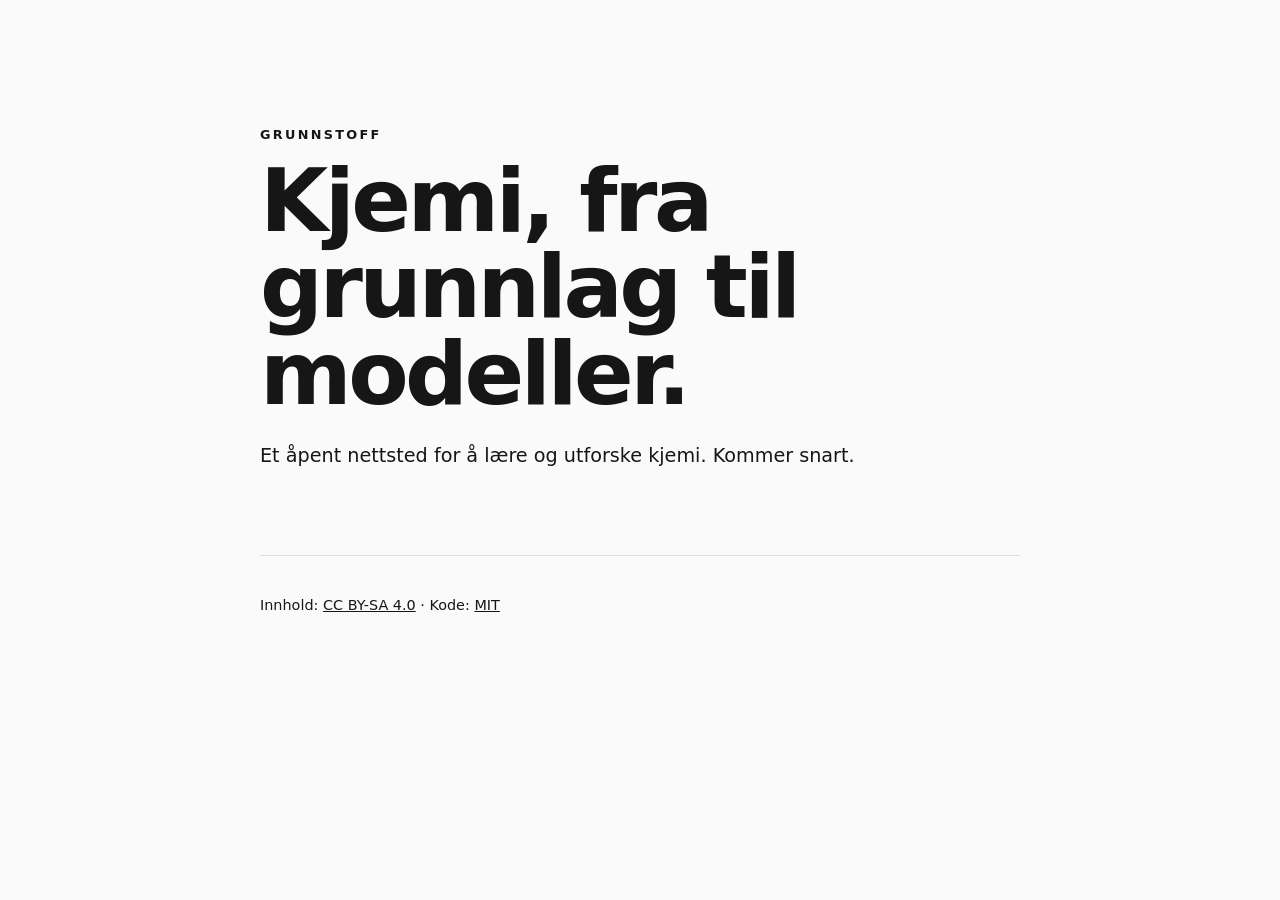
<file: index.html>
<!doctype html>
<html lang="no">
<head>
  <meta charset="utf-8">
  <meta name="viewport" content="width=device-width, initial-scale=1">
  <meta name="description" content="Grunnstoff: åpent lærestoff om kjemi, modeller og beregning.">
  <title>Grunnstoff</title>
  <link rel="stylesheet" href="assets/css/style.css">
</head>
<body>
  <main class="wrap">
    <header class="hero">
      <p class="eyebrow">GRUNNSTOFF</p>
      <h1>Kjemi, fra grunnlag til modeller.</h1>
      <p class="lead">Et åpent nettsted for å lære og utforske kjemi. Kommer snart.</p>
    </header>

    <footer>
      <p>Innhold: <a href="https://creativecommons.org/licenses/by-sa/4.0/">CC BY-SA 4.0</a> · Kode: <a href="LICENSE-CODE">MIT</a></p>
    </footer>
  </main>
</body>
</html>
</file>
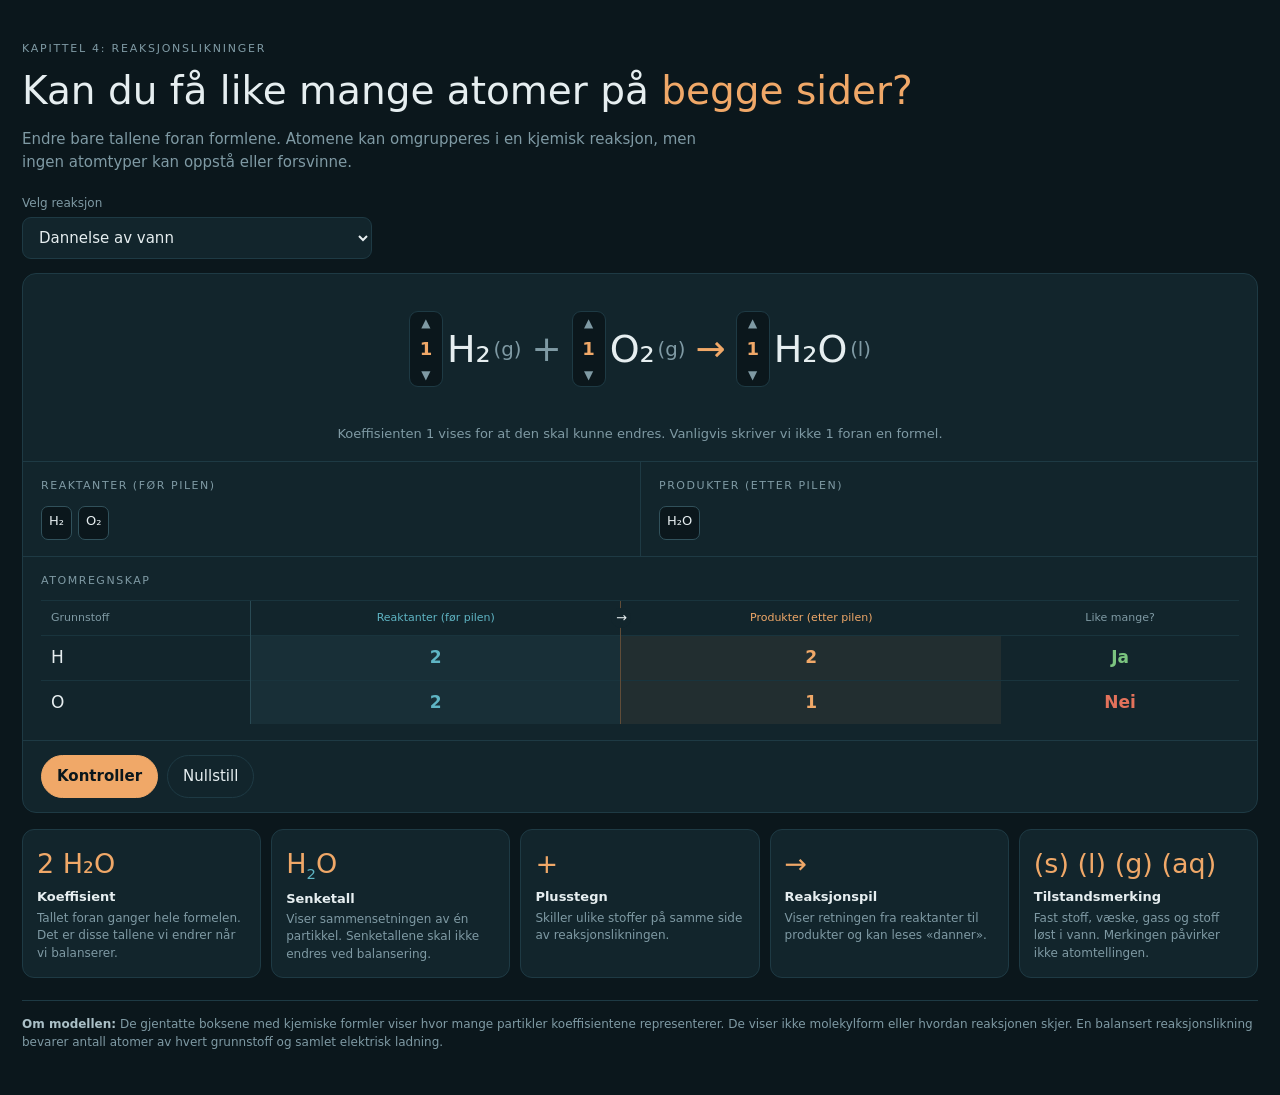
<file: balanse/index.html>
<!doctype html>
<html lang="no">
<head>
<meta charset="utf-8"><meta name="viewport" content="width=device-width,initial-scale=1">
<title>Balanser en reaksjonslikning</title>
<style>
:root{--g:#0b171c;--p:#12252c;--l:#1e3a44;--i:#e6eef0;--d:#7f9aa4;--a:#f0a868;--c:#5fb5c4;--ok:#7bc47f;--bad:#e2725b}*{box-sizing:border-box}body{margin:0;background:var(--g);color:var(--i);font:15px/1.5 system-ui,"Segoe UI",sans-serif}.wrap{max-width:1100px;margin:auto;padding:30px 22px 44px}.eyebrow,.small{color:var(--d);font-size:11px;letter-spacing:.16em;text-transform:uppercase}h1{font-size:clamp(24px,3.5vw,39px);font-weight:300;line-height:1.15;margin:8px 0}h1 em{color:var(--a);font-style:normal}.lede{max-width:74ch;color:var(--d)}label{display:block;margin-bottom:5px;color:var(--d);font-size:12px}.choose{width:min(100%,350px);margin-top:21px}select,button{font:inherit}.choose select{width:100%;padding:10px 12px;border:1px solid var(--l);border-radius:9px;background:var(--p);color:var(--i)}.panel{margin-top:14px;background:var(--p);border:1px solid var(--l);border-radius:14px;overflow:hidden}.equation{display:flex;align-items:center;justify-content:center;gap:10px;flex-wrap:wrap;min-height:150px;padding:18px}.species{display:inline-flex;align-items:center;white-space:nowrap;font-size:clamp(25px,5vw,42px);font-weight:350}.coefficient-control{display:inline-grid;grid-template-rows:22px 30px 22px;place-items:center;width:34px;margin-right:4px;border:1px solid var(--l);border-radius:9px;background:var(--g);overflow:hidden}.coef-step{display:grid;place-items:center;width:100%;height:100%;padding:0;border:0;border-radius:0;background:transparent;color:var(--d);font-size:12px;line-height:1;cursor:pointer}.coef-step:hover,.coef-step:focus-visible{background:#1b343d;color:var(--a);outline:2px solid var(--a);outline-offset:-2px}.coefficient{color:var(--a);font:650 18px/1 system-ui;font-variant-numeric:tabular-nums}.formula sub{color:var(--c);font-size:.56em}.state{margin-left:.14em;color:var(--d);font-size:.52em}.operator{color:var(--d);font-size:clamp(23px,4vw,36px);font-weight:300}.arrow{color:var(--a)}.instruction{margin:0;padding:0 18px 17px;color:var(--d);font-size:13px;text-align:center}.ledger{display:grid;grid-template-columns:1fr 1fr;border-top:1px solid var(--l)}.side{min-width:0;padding:16px 18px}.side+.side{border-left:1px solid var(--l)}.side h2{margin:0 0 12px;color:var(--d);font-size:11px;font-weight:500;letter-spacing:.14em;text-transform:uppercase}.particles{display:flex;gap:6px;flex-wrap:wrap;min-height:34px}.particle{padding:4px 7px;border:1px solid #31515b;border-radius:7px;background:var(--g);font-size:13px}.atom-account{padding:16px 18px;border-top:1px solid var(--l)}.atom-account h2{margin:0 0 10px;color:var(--d);font-size:11px;font-weight:500;letter-spacing:.14em;text-transform:uppercase}.atom-table{width:100%;border-collapse:collapse;font-variant-numeric:tabular-nums}.atom-table th,.atom-table td{padding:9px 10px;border-top:1px solid #19343d;text-align:center}.atom-table th{color:var(--d);font-size:11px;font-weight:500}.atom-table th:first-child,.atom-table td:first-child{text-align:left}.atom-table td{font-size:17px}.atom-table .status{font-weight:700}.atom-table tr.match .status{color:var(--ok)}.atom-table tr.mismatch .status{color:var(--bad)}.actions{display:flex;align-items:center;gap:9px;flex-wrap:wrap;padding:14px 18px;border-top:1px solid var(--l)}button{padding:9px 15px;border:1px solid var(--l);border-radius:999px;background:transparent;color:var(--i);cursor:pointer}button:hover,button:focus-visible{border-color:var(--a);outline:2px solid transparent}button.primary{border-color:var(--a);background:var(--a);color:var(--g);font-weight:650}.feedback{flex:1;min-width:220px;margin:0;color:var(--d);font-size:13px}.feedback.ok{color:var(--ok)}.feedback.bad{color:var(--bad)}.symbols{display:grid;grid-template-columns:repeat(5,minmax(0,1fr));gap:10px;margin-top:16px}.symbol-card{min-width:0;padding:14px;background:var(--p);border:1px solid var(--l);border-radius:12px}.mark{min-height:38px;color:var(--a);font-size:27px;font-weight:500}.mark sub{color:var(--c);font-size:.55em}.symbol-card h2{margin:3px 0;font-size:13px;font-weight:650}.symbol-card p{margin:0;color:var(--d);font-size:12px;line-height:1.45}footer{margin-top:22px;padding-top:14px;border-top:1px solid var(--l);color:var(--d);font-size:12px}footer b{color:#abc0c7;font-weight:600}@media(max-width:760px){.wrap{padding:19px 14px 34px}.lede{display:none}.ledger{grid-template-columns:1fr}.side+.side{border-left:0;border-top:1px solid var(--l)}.symbols{grid-template-columns:repeat(2,minmax(0,1fr))}}@media(max-width:440px){.equation{gap:7px;padding-inline:10px}.species{font-size:24px}.symbols{grid-template-columns:1fr}.feedback{min-width:100%}.atom-table th,.atom-table td{padding-inline:5px}}
</style>
<style>
.atom-table th span{display:block;margin-bottom:2px;font-size:9px;font-weight:500;letter-spacing:.08em;text-transform:uppercase}
.atom-table .reactant-head{color:var(--c);border-left:1px solid #294a54}
.atom-table .product-head{position:relative;color:var(--a);border-left:1px solid #604c38}
.atom-table .product-head::before{content:"→";position:absolute;left:-10px;top:50%;transform:translateY(-50%);display:grid;place-items:center;width:20px;height:20px;border-radius:50%;background:var(--p);color:var(--i);font-size:13px}
.atom-table .reactant-count{border-left:1px solid #294a54;background:rgba(95,181,196,.07);color:var(--c);font-weight:700}
.atom-table .product-count{border-left:1px solid #604c38;background:rgba(240,168,104,.07);color:var(--a);font-weight:700}
@media(min-width:1100px){.wrap{max-width:1400px}.equation{flex-wrap:nowrap}.species{font-size:clamp(25px,3vw,38px)}}
@media(max-width:760px){.lede{display:block}}
</style>
</head>
<body><main class="wrap">
<p class="eyebrow">Kapittel 4: Reaksjonslikninger</p>
<h1>Kan du få like mange atomer på <em>begge sider?</em></h1>
<p class="lede">Endre bare tallene foran formlene. Atomene kan omgrupperes i en kjemisk reaksjon, men ingen atomtyper kan oppstå eller forsvinne.</p>
<div class="choose"><label for="reaction">Velg reaksjon</label><select id="reaction"></select></div>
<section class="panel" aria-label="Reaksjonslikning som skal balanseres">
  <div class="equation" id="equation"></div>
  <p class="instruction">Koeffisienten 1 vises for at den skal kunne endres. Vanligvis skriver vi ikke 1 foran en formel.</p>
  <div class="ledger">
    <section class="side"><h2>Reaktanter (før pilen)</h2><div class="particles" id="leftParticles"></div></section>
    <section class="side"><h2>Produkter (etter pilen)</h2><div class="particles" id="rightParticles"></div></section>
  </div>
  <section class="atom-account" aria-labelledby="account-title"><h2 id="account-title">Atomregnskap</h2><table class="atom-table"><thead><tr><th>Grunnstoff</th><th class="reactant-head">Reaktanter (før pilen)</th><th class="product-head">Produkter (etter pilen)</th><th>Like mange?</th></tr></thead><tbody id="atomRows"></tbody></table></section>
  <div class="actions"><button class="primary" id="check">Kontroller</button><button id="reset">Nullstill</button><p class="feedback" id="feedback" aria-live="polite"></p></div>
</section>
<section class="symbols" aria-label="Symboler i reaksjonslikninger">
  <article class="symbol-card"><div class="mark">2 H₂O</div><h2>Koeffisient</h2><p>Tallet foran ganger hele formelen. Det er disse tallene vi endrer når vi balanserer.</p></article>
  <article class="symbol-card"><div class="mark">H<sub>2</sub>O</div><h2>Senketall</h2><p>Viser sammensetningen av én partikkel. Senketallene skal ikke endres ved balansering.</p></article>
  <article class="symbol-card"><div class="mark">+</div><h2>Plusstegn</h2><p>Skiller ulike stoffer på samme side av reaksjonslikningen.</p></article>
  <article class="symbol-card"><div class="mark">→</div><h2>Reaksjonspil</h2><p>Viser retningen fra reaktanter til produkter og kan leses «danner».</p></article>
  <article class="symbol-card"><div class="mark">(s) (l) (g) (aq)</div><h2>Tilstandsmerking</h2><p>Fast stoff, væske, gass og stoff løst i vann. Merkingen påvirker ikke atomtellingen.</p></article>
</section>
<footer><b>Om modellen:</b> De gjentatte boksene med kjemiske formler viser hvor mange partikler koeffisientene representerer. De viser ikke molekylform eller hvordan reaksjonen skjer. En balansert reaksjonslikning bevarer antall atomer av hvert grunnstoff og samlet elektrisk ladning.</footer>
</main>
<script>
(()=>{
'use strict';
const $=id=>document.getElementById(id);
const reactions=[
 {name:'Dannelse av vann',left:[['H2','g'],['O2','g']],right:[['H2O','l']]},
 {name:'Dannelse av ammoniakk',left:[['N2','g'],['H2','g']],right:[['NH3','g']]},
 {name:'Forbrenning av metan',left:[['CH4','g'],['O2','g']],right:[['CO2','g'],['H2O','g']]},
 {name:'Forbrenning av propan',left:[['C3H8','g'],['O2','g']],right:[['CO2','g'],['H2O','g']]},
 {name:'Utfelling av bariumsulfat',left:[['Fe2(SO4)3','aq'],['Ba(NO3)2','aq']],right:[['Fe(NO3)3','aq'],['BaSO4','s']]},
 {name:'Dannelse av jern(III)oksid',left:[['Fe','s'],['O2','g']],right:[['Fe2O3','s']]}
];
const subs={'0':'₀','1':'₁','2':'₂','3':'₃','4':'₄','5':'₅','6':'₆','7':'₇','8':'₈','9':'₉'};
const pretty=f=>f.replace(/\d/g,d=>subs[d]);
function atomMap(formula){
 let index=0;
 function number(){let digits='';while(/\d/.test(formula[index]||'')){digits+=formula[index];index++}return Number(digits)||1}
 function group(){
  const out={};
  function add(symbol,count){out[symbol]=(out[symbol]||0)+count}
  while(index<formula.length&&formula[index]!==')'){
   if(formula[index]==='('){index++;const inner=group();index++;const multiplier=number();Object.entries(inner).forEach(entry=>add(entry[0],entry[1]*multiplier));continue}
   let symbol=formula[index++];if(/[a-z]/.test(formula[index]||''))symbol+=formula[index++];add(symbol,number())
  }
  return out
 }
 return group()
}
let coefficients=[];
function allSpecies(r){return r.left.concat(r.right)}
function op(text,arrow){const x=document.createElement('span');x.className='operator'+(arrow?' arrow':'');x.textContent=text;x.setAttribute('aria-hidden','true');return x}
function species(formula,state,index){
 const wrap=document.createElement('span');wrap.className='species';
 const control=document.createElement('span');control.className='coefficient-control';control.setAttribute('role','group');control.setAttribute('aria-label','Koeffisient foran '+pretty(formula));
 const up=document.createElement('button');up.type='button';up.className='coef-step';up.textContent='▲';up.setAttribute('aria-label','Øk koeffisienten foran '+pretty(formula));
 const value=document.createElement('output');value.className='coefficient';value.textContent=coefficients[index];value.setAttribute('aria-live','polite');
 const down=document.createElement('button');down.type='button';down.className='coef-step';down.textContent='▼';down.setAttribute('aria-label','Reduser koeffisienten foran '+pretty(formula));
 function change(delta){coefficients[index]=Math.max(1,Math.min(12,coefficients[index]+delta));value.textContent=coefficients[index];clearFeedback();renderCounts()}
 up.addEventListener('click',()=>change(1));down.addEventListener('click',()=>change(-1));control.append(up,value,down);
 const f=document.createElement('span');f.className='formula';f.textContent=pretty(formula);
 const st=document.createElement('span');st.className='state';st.textContent='('+state+')';
 wrap.append(control,f,st);return wrap
}
function sideCounts(list,offset){const out={};list.forEach((item,i)=>Object.entries(atomMap(item[0])).forEach(entry=>{out[entry[0]]=(out[entry[0]]||0)+entry[1]*coefficients[offset+i]}));return out}
function current(){const r=reactions[+$('reaction').value],left=sideCounts(r.left,0),right=sideCounts(r.right,r.left.length);return{r,left,right,elements:[...new Set(Object.keys(left).concat(Object.keys(right)))]}}
function chip(formula){const x=document.createElement('span');x.className='particle';x.textContent=pretty(formula);return x}
function fillParticles(id,list,offset){const nodes=[];list.forEach((item,i)=>{for(let n=0;n<coefficients[offset+i];n++)nodes.push(chip(item[0]))});$(id).replaceChildren(...nodes)}
function atomRow(symbol,left,right){const row=document.createElement('tr'),same=left===right;row.className=same?'match':'mismatch';const element=document.createElement('td');element.textContent=symbol;const before=document.createElement('td');before.className='reactant-count';before.textContent=left;const after=document.createElement('td');after.className='product-count';after.textContent=right;row.append(element,before,after);const status=document.createElement('td');status.className='status';status.textContent=same?'Ja':'Nei';status.setAttribute('aria-label',same?'Like mange':'Ikke like mange');row.appendChild(status);return row}
function renderCounts(){const c=current();fillParticles('leftParticles',c.r.left,0);fillParticles('rightParticles',c.r.right,c.r.left.length);$('atomRows').replaceChildren(...c.elements.map(e=>atomRow(e,c.left[e]||0,c.right[e]||0)))}
function clearFeedback(){$('feedback').textContent='';$('feedback').className='feedback'}
function renderEquation(){const r=reactions[+$('reaction').value],nodes=[];r.left.forEach((item,i)=>{if(i)nodes.push(op('+',false));nodes.push(species(item[0],item[1],i))});nodes.push(op('→',true));r.right.forEach((item,i)=>{if(i)nodes.push(op('+',false));nodes.push(species(item[0],item[1],r.left.length+i))});$('equation').replaceChildren(...nodes);renderCounts()}
function reset(){coefficients=Array(allSpecies(reactions[+$('reaction').value]).length).fill(1);clearFeedback();renderEquation()}
reactions.forEach((r,i)=>{const option=document.createElement('option');option.value=i;option.textContent=r.name;$('reaction').appendChild(option)});
$('reaction').addEventListener('change',reset);$('reset').addEventListener('click',reset);
$('check').addEventListener('click',()=>{const c=current(),wrong=c.elements.filter(e=>(c.left[e]||0)!==(c.right[e]||0));if(!wrong.length){$('feedback').textContent='Balansert: Hvert grunnstoff har like mange atomer på begge sider.';$('feedback').className='feedback ok'}else{$('feedback').textContent='Ikke balansert ennå. Se på '+wrong.join(' og ')+' i atomregnskapet.';$('feedback').className='feedback bad'}});
reset();
})();
</script></body></html>
</file>
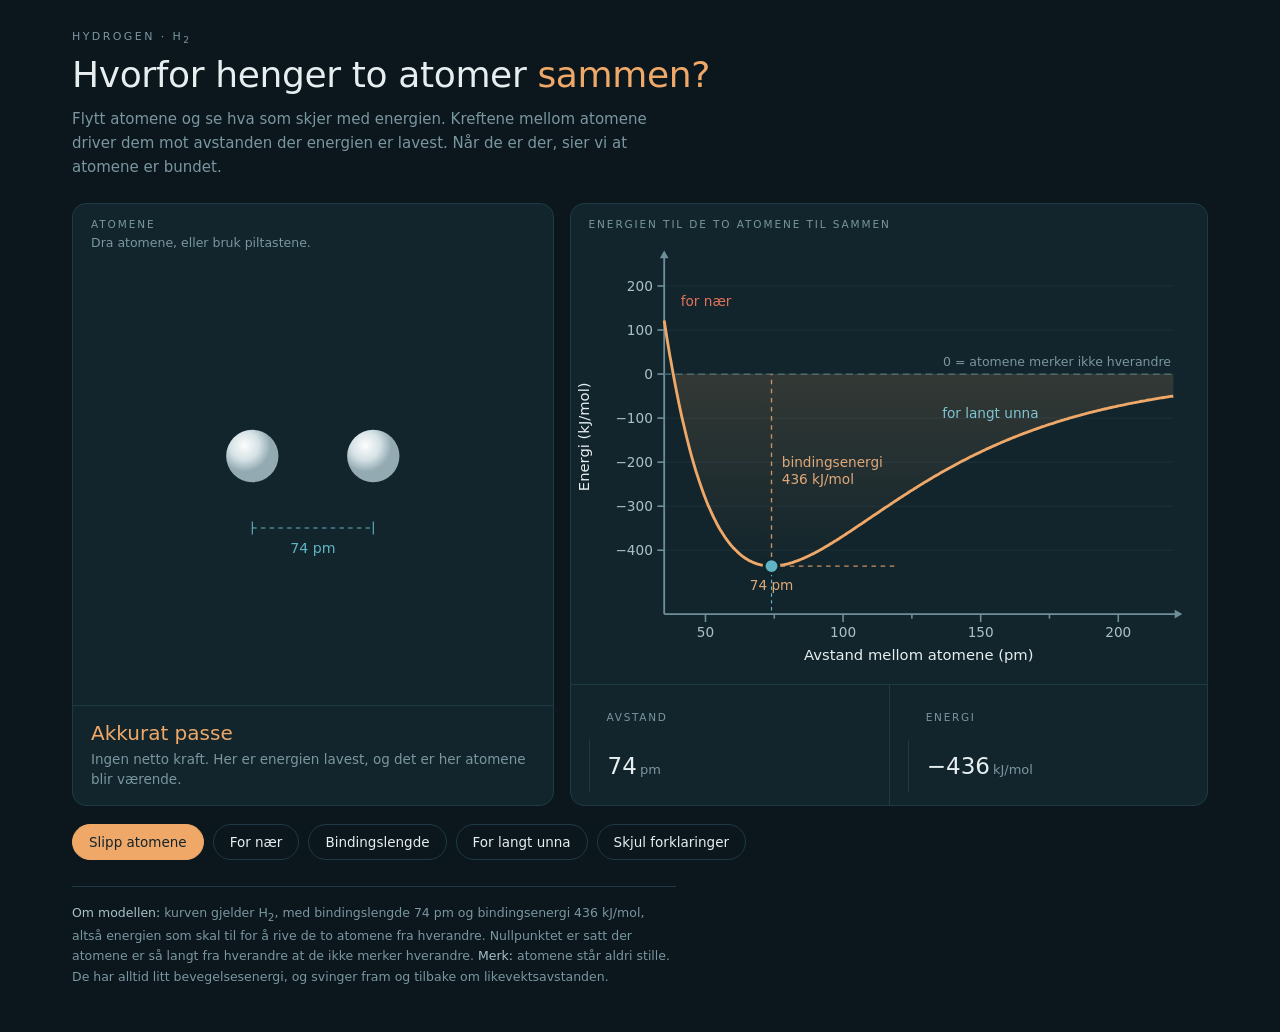
<file: binding/index.html>
<!DOCTYPE html>
<html lang="no">
<head>
<meta charset="utf-8">
<meta name="viewport" content="width=device-width, initial-scale=1">
<title>Hvorfor henger to atomer sammen?</title>
<style>
  :root{
    --ground:#0B171C; --panel:#12252C; --line:#1E3A44;
    --ink:#E6EEF0; --dim:#7A96A0;
    --amber:#F0A868; --cool:#5FB5C4; --warn:#E2725B;
  }
  *{box-sizing:border-box}
  html,body{margin:0;background:var(--ground);color:var(--ink);
    font-family:ui-sans-serif,system-ui,"Segoe UI",Helvetica,Arial,sans-serif;
    -webkit-font-smoothing:antialiased}
  .wrap{max-width:1180px;margin:0 auto;padding:30px 22px 44px}

  .eyebrow{font-size:11px;letter-spacing:.22em;text-transform:uppercase;color:var(--dim);margin:0 0 9px}
  h1{margin:0;font-size:clamp(21px,3.2vw,36px);font-weight:300;letter-spacing:-.01em;line-height:1.15}
  h1 em{font-style:normal;color:var(--amber)}
  .lede{margin:11px 0 0;max-width:62ch;color:var(--dim);font-size:15px;line-height:1.6}

  .split{display:grid;grid-template-columns:minmax(0,0.86fr) minmax(0,1.14fr);
    gap:16px;margin-top:24px;align-items:stretch}
  .panel{background:var(--panel);border:1px solid var(--line);border-radius:14px;
    display:flex;flex-direction:column;overflow:hidden}
  .ptitle{font-size:10.5px;letter-spacing:.18em;text-transform:uppercase;color:var(--dim);
    padding:14px 18px 0;margin:0}
  .phint{font-size:12.5px;color:var(--dim);padding:5px 18px 0;margin:0}

  .atoms{display:block;width:100%;flex:1;touch-action:none;cursor:ew-resize}
  .atoms:focus-visible{outline:2px solid var(--amber);outline-offset:-3px}
  .plot{display:block;width:100%;flex:1;touch-action:none;cursor:crosshair}

  .status{border-top:1px solid var(--line);padding:15px 18px}
  .status .big{font-size:20px;font-weight:400;color:var(--amber)}
  .status .sub{margin-top:4px;font-size:13.5px;color:var(--dim);line-height:1.5}

  .nums{display:grid;grid-template-columns:1fr 1fr;border-top:1px solid var(--line)}
  .nums div{padding:13px 18px}
  .nums div+div{border-left:1px solid var(--line)}
  .k{font-size:10.5px;letter-spacing:.16em;text-transform:uppercase;color:var(--dim)}
  .v{margin-top:4px;font-size:23px;font-weight:300;font-variant-numeric:tabular-nums}
  .v small{font-size:13px;color:var(--dim);margin-left:3px}

  .controls{display:flex;flex-wrap:wrap;gap:9px;margin-top:18px;align-items:center}
  button{font:inherit;font-size:13.5px;padding:9px 16px;border-radius:999px;
    border:1px solid var(--line);background:transparent;color:var(--ink);cursor:pointer;
    transition:border-color .15s,background .15s}
  button:hover{border-color:var(--amber);background:rgba(240,168,104,.07)}
  button:focus-visible{outline:2px solid var(--amber);outline-offset:2px}
  button.primary{background:var(--amber);color:#12252C;border-color:var(--amber);font-weight:500}
  button.primary:hover{background:#F4B87E}

  footer{margin-top:26px;padding-top:16px;border-top:1px solid var(--line);
    color:var(--dim);font-size:12.5px;line-height:1.65;max-width:76ch}
  footer b{color:#A8C0C7;font-weight:500}

  /* ---------- portrett / smal skjerm ---------- */
  @media (max-width:860px){
    .wrap{padding:18px 14px 32px}
    .eyebrow{margin-bottom:6px}
    .lede{display:none}
    .split{grid-template-columns:1fr;gap:0;margin-top:14px}
    .panel{border-radius:0;border-bottom:0}
    .panel:first-child{border-radius:12px 12px 0 0}
    .panel:last-child{border-radius:0 0 12px 12px;border-bottom:1px solid var(--line)}
    .ptitle{padding:10px 14px 0}
    .phint{padding:3px 14px 0;font-size:12px}
    .status{padding:11px 14px}
    .status .big{font-size:17px}
    .status .sub{font-size:12.5px;margin-top:2px}
    .nums div{padding:10px 14px}
    .v{font-size:20px}
    .controls{gap:7px;margin-top:14px}
    button{font-size:13px;padding:8px 13px}
    footer{margin-top:20px;font-size:12px}
  }
  @media (prefers-reduced-motion:reduce){*{transition:none!important}}
</style>
</head>
<body>
<div class="wrap">

  <p class="eyebrow">Hydrogen &middot; H<sub>2</sub></p>
  <h1>Hvorfor henger to atomer <em>sammen?</em></h1>
  <p class="lede">Flytt atomene og se hva som skjer med energien. Kreftene mellom atomene
     driver dem mot avstanden der energien er lavest. N&aring;r de er der, sier vi at atomene
     er bundet.</p>

  <div class="split">

    <div class="panel">
      <p class="ptitle">Atomene</p>
      <p class="phint">Dra atomene, eller bruk piltastene.</p>
      <svg class="atoms" id="atoms" viewBox="0 0 440 300" preserveAspectRatio="xMidYMid meet"
           role="application" tabindex="0"
           aria-label="To hydrogenatomer. Bruk piltastene for aa endre avstanden."
           xmlns="http://www.w3.org/2000/svg">
        <defs>
          <radialGradient id="atomFill" cx="35%" cy="30%">
            <stop offset="0%" stop-color="#FDFDFD"/>
            <stop offset="55%" stop-color="#D5E2E6"/>
            <stop offset="100%" stop-color="#93AAB2"/>
          </radialGradient>
          <marker id="tip" viewBox="0 0 10 10" refX="9" refY="5"
                  markerWidth="5" markerHeight="5" orient="auto-start-reverse">
            <path d="M1 1 L9 5 L1 9 Z" fill="currentColor"/>
          </marker>
        </defs>
        <g id="forceA" color="#E2725B"></g>
        <g id="forceB" color="#E2725B"></g>
        <circle id="atomA" cx="165" cy="130" r="24" fill="url(#atomFill)"/>
        <circle id="atomB" cx="275" cy="130" r="24" fill="url(#atomFill)"/>
        <line id="ruler" x1="165" y1="196" x2="275" y2="196" stroke="#5FB5C4"
              stroke-width="1" stroke-dasharray="4 4"/>
        <line id="tickA" x1="165" y1="190" x2="165" y2="202" stroke="#5FB5C4" stroke-width="1"/>
        <line id="tickB" x1="275" y1="190" x2="275" y2="202" stroke="#5FB5C4" stroke-width="1"/>
        <text id="rulerTxt" x="220" y="219" text-anchor="middle" fill="#5FB5C4"
              font-size="13" font-family="inherit">74 pm</text>
      </svg>

      <div class="status">
        <div class="big" id="statusBig">Akkurat passe</div>
        <div class="sub" id="statusSub">Ingen netto kraft. Her er energien lavest, og det er her atomene blir v&aelig;rende.</div>
      </div>
    </div>

    <div class="panel">
      <p class="ptitle">Energien til de to atomene til sammen</p>
      <svg class="plot" id="plot" viewBox="0 0 560 400" preserveAspectRatio="xMidYMid meet"
           role="img" aria-label="Energikurve som funksjon av avstanden mellom atomene."
           xmlns="http://www.w3.org/2000/svg">
        <defs>
          <marker id="axis" viewBox="0 0 10 10" refX="6" refY="5"
                  markerWidth="6" markerHeight="6" orient="auto-start-reverse">
            <path d="M1 1 L8 5 L1 9 Z" fill="#6E8E99"/>
          </marker>
          <linearGradient id="under" x1="0" y1="0" x2="0" y2="1">
            <stop offset="0%" stop-color="#F0A868" stop-opacity=".15"/>
            <stop offset="100%" stop-color="#F0A868" stop-opacity="0"/>
          </linearGradient>
        </defs>
        <g id="grid"></g>
        <path id="fill" fill="url(#under)"/>
        <path id="curve" fill="none" stroke="#F0A868" stroke-width="2.5" stroke-linejoin="round"/>
        <g id="notes"></g>
        <line id="drop" stroke="#5FB5C4" stroke-width="1" stroke-dasharray="3 3"/>
        <circle id="marker" r="6.5" fill="#5FB5C4" stroke="#12252C" stroke-width="2.5"/>
      </svg>

      <div class="nums">
        <div>
          <div class="k">Avstand</div>
          <div class="v" id="rV">74<small>pm</small></div>
        </div>
        <div>
          <div class="k">Energi</div>
          <div class="v" id="eV">&minus;436<small>kJ/mol</small></div>
        </div>
      </div>
    </div>

  </div>

  <div class="controls">
    <button class="primary" id="release">Slipp atomene</button>
    <button data-r="45">For n&aelig;r</button>
    <button data-r="74">Bindingslengde</button>
    <button data-r="200">For langt unna</button>
    <button id="toggleNotes" aria-pressed="true">Skjul forklaringer</button>
  </div>

  <footer>
    <b>Om modellen:</b> kurven gjelder H<sub>2</sub>, med bindingslengde 74 pm og
    bindingsenergi 436 kJ/mol, alts&aring; energien som skal til for &aring; rive de to atomene
    fra hverandre. Nullpunktet er satt der atomene er s&aring; langt fra hverandre at de ikke
    merker hverandre. <b>Merk:</b> atomene st&aring;r aldri stille. De har alltid litt
    bevegelsesenergi, og svinger fram og tilbake om likevektsavstanden.
  </footer>

</div>

<script>
(function(){
  "use strict";

  var De = 436, re = 74, alpha = 0.0194;
  var R_MIN = 35, R_MAX = 220, E_TOP = 260, E_BOT = -545;

  function V(r){ var u = Math.exp(-alpha*(r-re)); return De*(1-u)*(1-u) - De; }
  function dV(r){ var u = Math.exp(-alpha*(r-re)); return 2*De*alpha*(1-u)*u; }

  function el(id){ return document.getElementById(id); }
  var atomsSvg = el("atoms"), plotSvg = el("plot");
  var atomA = el("atomA"), atomB = el("atomB");
  var ruler = el("ruler"), tickA = el("tickA"), tickB = el("tickB"), rulerTxt = el("rulerTxt");
  var forceA = el("forceA"), forceB = el("forceB");
  var curve = el("curve"), fillPath = el("fill"), marker = el("marker"), drop = el("drop");
  var notes = el("notes"), grid = el("grid");

  /* to oppsett: bred (to kolonner) og smal (portrett) */
  var WIDE = {W:560, H:400, PL:82, PR:30, PT:26, PB:62,
              yT:[-400,-300,-200,-100,0,100,200], xT:[50,75,100,125,150,175,200],
              xL:[50,100,150,200], fs:12, ttl:13, note:12, zero:11,
              aH:300, aY:130, aR:24, aScale:1.5, aRulY:196, aTxtY:219};
  var NARROW = {W:340, H:290, PL:50, PR:14, PT:18, PB:50,
                yT:[-400,-200,0,200], xT:[50,100,150,200],
                xL:[50,150], fs:11, ttl:11.5, note:10.5, zero:9.5,
                aH:150, aY:62, aR:17, aScale:1.0, aRulY:104, aTxtY:125};
  var g = WIDE;

  function X(r){ return g.PL + (r-R_MIN)/(R_MAX-R_MIN)*(g.W-g.PL-g.PR); }
  function Y(e){ return g.PT + (E_TOP-e)/(E_TOP-E_BOT)*(g.H-g.PT-g.PB); }
  function rFromX(x){ return R_MIN + (x-g.PL)/(g.W-g.PL-g.PR)*(R_MAX-R_MIN); }

  var FMAX = Math.abs(dV(R_MIN));   // sterkeste kraft innenfor omraadet vi viser
  var CX, r = re, v = 0, running = false, showNotes = true, raf = null;

  function add(parent, name, attrs, text){
    var n = document.createElementNS("http://www.w3.org/2000/svg", name);
    for(var k in attrs) n.setAttribute(k, attrs[k]);
    if(text != null) n.textContent = text;
    parent.appendChild(n); return n;
  }
  function clear(node){ while(node.firstChild) node.removeChild(node.firstChild); }
  function nb(x){ return String(Math.round(x)).replace("-", "\u2212"); }

  function buildPlot(){
    clear(grid); clear(notes);
    var X0 = g.PL, Y0 = g.H - g.PB;

    g.yT.forEach(function(e){
      add(grid, "line", {x1:X0, y1:Y(e), x2:g.W-g.PR, y2:Y(e), stroke:"#18313A", "stroke-width":1});
    });
    add(grid, "line", {x1:X0, y1:g.PT-6, x2:X0, y2:Y0,
      stroke:"#6E8E99", "stroke-width":1.6, "marker-start":"url(#axis)"});
    add(grid, "line", {x1:X0, y1:Y0, x2:g.W-g.PR+6, y2:Y0,
      stroke:"#6E8E99", "stroke-width":1.6, "marker-end":"url(#axis)"});

    g.yT.forEach(function(e){
      add(grid, "line", {x1:X0-6, y1:Y(e), x2:X0, y2:Y(e), stroke:"#6E8E99", "stroke-width":1.4});
      add(grid, "text", {x:X0-10, y:Y(e)+4, "text-anchor":"end", fill:"#A8C0C7",
        "font-size":g.fs, "font-family":"inherit"}, nb(e));
    });
    g.xT.forEach(function(rr){
      var major = g.xL.indexOf(rr) >= 0;
      add(grid, "line", {x1:X(rr), y1:Y0, x2:X(rr), y2:Y0 + (major ? 7 : 4),
        stroke:"#6E8E99", "stroke-width":1.4});
      if(major) add(grid, "text", {x:X(rr), y:Y0+20, "text-anchor":"middle",
        fill:"#A8C0C7", "font-size":g.fs, "font-family":"inherit"}, rr);
    });

    var cy = (g.PT+Y0)/2;
    add(grid, "text", {x:16, y:cy, fill:"#E6EEF0", "font-size":g.ttl, "font-family":"inherit",
      "text-anchor":"middle", transform:"rotate(-90 16 " + cy + ")"}, "Energi  (kJ/mol)");
    add(grid, "text", {x:(X0+g.W-g.PR)/2, y:Y0+40, "text-anchor":"middle", fill:"#E6EEF0",
      "font-size":g.ttl, "font-family":"inherit"}, "Avstand mellom atomene  (pm)");

    add(grid, "line", {x1:X0, y1:Y(0), x2:g.W-g.PR, y2:Y(0),
      stroke:"#4A6D78", "stroke-width":1.2, "stroke-dasharray":"6 4"});
    add(grid, "text", {x:g.W-g.PR-2, y:Y(0)-7, "text-anchor":"end", fill:"#7A96A0",
      "font-size":g.zero, "font-family":"inherit"},
      g === WIDE ? "0 = atomene merker ikke hverandre" : "0 = helt fra hverandre");

    var d = "";
    for(var rr = R_MIN; rr <= R_MAX + 0.01; rr += 0.5){
      d += (d ? "L" : "M") + X(rr).toFixed(1) + " " + Y(Math.min(V(rr), E_TOP+60)).toFixed(1);
    }
    curve.setAttribute("d", d);

    var f = "";
    for(var rf = R_MIN; rf <= R_MAX + 0.01; rf += 0.5){
      var yf = Math.max(Y(V(rf)), Y(0));      // aldri hoyere enn nullinjen
      f += (f ? "L" : "M") + X(rf).toFixed(1) + " " + yf.toFixed(1);
    }
    fillPath.setAttribute("d", f + "L" + X(R_MAX).toFixed(1) + " " + Y(0).toFixed(1) +
      "L" + X(R_MIN).toFixed(1) + " " + Y(0).toFixed(1) + "Z");

    add(notes, "line", {x1:X(re), y1:Y(-De), x2:X(re), y2:Y(0),
      stroke:"#C99263", "stroke-width":1.2, "stroke-dasharray":"4 4"});
    add(notes, "line", {x1:X(re), y1:Y(-De), x2:X(re)+(g===WIDE?112:78), y2:Y(-De),
      stroke:"#C99263", "stroke-width":1.2, "stroke-dasharray":"4 4"});
    add(notes, "text", {x:X(re)+9, y:Y(-De/2)-3, fill:"#E0A878",
      "font-size":g.note, "font-family":"inherit"}, "bindingsenergi");
    add(notes, "text", {x:X(re)+9, y:Y(-De/2)+12, fill:"#E0A878",
      "font-size":g.note, "font-family":"inherit"}, "436 kJ/mol");
    add(notes, "text", {x:X(re), y:Y(-De)+21, "text-anchor":"middle", fill:"#E0A878",
      "font-size":g.note, "font-family":"inherit"}, "74 pm");
    add(notes, "text", {x:X(41), y:Y(155), fill:"#E2725B",
      "font-size":g.note, "font-family":"inherit"}, "for n\u00e6r");
    add(notes, "text", {x:X(g===WIDE?136:128), y:Y(-100), fill:"#7FC4D1",
      "font-size":g.note, "font-family":"inherit"}, "for langt unna");

    notes.style.display = showNotes ? "" : "none";
  }

  var inited = false;
  function applyLayout(){
    var next = window.innerWidth <= 860 ? NARROW : WIDE;
    if(inited && next === g) return;
    inited = true;
    g = next;
    CX = 220 * (g === WIDE ? 1 : 340/440);
    plotSvg.setAttribute("viewBox", "0 0 " + g.W + " " + g.H);
    atomsSvg.setAttribute("viewBox", "0 0 " + (g === WIDE ? 440 : 340) + " " + g.aH);
    atomA.setAttribute("r", g.aR); atomB.setAttribute("r", g.aR);
    atomA.setAttribute("cy", g.aY); atomB.setAttribute("cy", g.aY);
    [ruler, tickA, tickB].forEach(function(n){
      n.setAttribute("y1", n === ruler ? g.aRulY : g.aRulY - 6);
      n.setAttribute("y2", n === ruler ? g.aRulY : g.aRulY + 6);
    });
    rulerTxt.setAttribute("y", g.aTxtY);
    rulerTxt.setAttribute("font-size", g === WIDE ? 13 : 11.5);
    buildPlot();
    draw();
    reserveHeight();
  }

  function arrow(gr, x, dir, mag){
    clear(gr);
    if(mag <= 0) return;
    var len = (g === WIDE ? 10 : 8) + mag * (g === WIDE ? 52 : 34);
    add(gr, "line", {x1:x, y1:g.aY, x2:x + dir*len, y2:g.aY,
      stroke:"currentColor", "stroke-width": g === WIDE ? 3.5 : 3, "stroke-linecap":"round",
      "marker-end":"url(#tip)"});
  }

  function draw(){
    var e = V(r), grad = dV(r);
    var sep = r * g.aScale, xa = CX - sep/2, xb = CX + sep/2;

    atomA.setAttribute("cx", xa.toFixed(1));
    atomB.setAttribute("cx", xb.toFixed(1));
    ruler.setAttribute("x1", xa); ruler.setAttribute("x2", xb);
    tickA.setAttribute("x1", xa); tickA.setAttribute("x2", xa);
    tickB.setAttribute("x1", xb); tickB.setAttribute("x2", xb);
    rulerTxt.setAttribute("x", CX);
    rulerTxt.textContent = Math.round(r) + " pm";

    var atEq = Math.abs(r - re) < 2;
    var norm = atEq ? 0 : Math.sqrt(Math.min(Math.abs(grad) / FMAX, 1));
    var attract = grad > 0;
    var col = attract ? "#5FB5C4" : "#E2725B";
    forceA.setAttribute("color", col); forceB.setAttribute("color", col);
    arrow(forceA, xa + (attract ? g.aR + 5 : -(g.aR + 5)), attract ? 1 : -1, norm);
    arrow(forceB, xb + (attract ? -(g.aR + 5) : g.aR + 5), attract ? -1 : 1, norm);

    marker.setAttribute("cx", X(r)); marker.setAttribute("cy", Y(e));
    drop.setAttribute("x1", X(r)); drop.setAttribute("y1", Y(e));
    drop.setAttribute("x2", X(r)); drop.setAttribute("y2", g.H - g.PB);

    el("rV").innerHTML = Math.round(r) + '<small>pm</small>';
    el("eV").innerHTML = nb(e) + '<small>kJ/mol</small>';

    var big = el("statusBig"), sub = el("statusSub"), key;
    if(atEq) key = "passe";
    else if(!attract) key = "naer";
    else if(e < -20) key = "unna";
    else key = "fri";
    big.textContent = STATUS[key][0];
    big.style.color = STATUS[key][1];
    sub.textContent = STATUS[key][2];
  }

  var STATUS = {
    passe: ["Akkurat passe", "#F0A868",
      "Ingen netto kraft. Her er energien lavest, og det er her atomene blir v\u00e6rende."],
    naer: ["For n\u00e6r", "#E2725B",
      "Kjernene og elektronskyene kommer i veien for hverandre, og atomene skyves fra hverandre."],
    unna: ["For langt unna", "#5FB5C4",
      "Atomene trekkes mot hverandre. De er fortsatt bundet, siden energien er lavere enn null."],
    fri: ["Nesten fri", "#5FB5C4",
      "S\u00e5 langt fra hverandre at de nesten ikke merker hverandre. Energien n\u00e6rmer seg null."]
  };

  /* setter av plass til den lengste statusteksten, slik at ingenting hopper */
  function reserveHeight(){
    var sub = el("statusSub"), keep = sub.textContent, max = 0;
    sub.style.height = "auto";
    for(var k in STATUS){
      sub.textContent = STATUS[k][2];
      if(sub.scrollHeight > max) max = sub.scrollHeight;
    }
    sub.textContent = keep;
    sub.style.height = max + "px";
  }

  function setR(nr){
    if(typeof nr !== "number" || !isFinite(nr)) return;
    r = Math.max(R_MIN, Math.min(R_MAX, nr));
    draw();
  }

  function dragFrom(svg, mapper, grab){
    var active = false;
    function px(ev){
      var box = svg.getBoundingClientRect();
      var cx = ev.touches ? ev.touches[0].clientX : ev.clientX;
      var vbW = parseFloat(svg.getAttribute("viewBox").split(" ")[2]);
      return (cx - box.left) / box.width * vbW;
    }
    function down(ev){
      var x = px(ev);
      if(grab && !grab(x)) return;
      active = true; running = false; ev.preventDefault(); setR(mapper(x));
    }
    function move(ev){ if(!active) return; ev.preventDefault(); setR(mapper(px(ev))); }
    function up(){ active = false; }
    svg.addEventListener("mousedown", down);
    svg.addEventListener("touchstart", down, {passive:false});
    window.addEventListener("mousemove", move);
    window.addEventListener("touchmove", move, {passive:false});
    window.addEventListener("mouseup", up);
    window.addEventListener("touchend", up);
  }
  dragFrom(atomsSvg, function(x){ return Math.abs(x - CX) * 2 / g.aScale; },
    function(x){                       // start bare dragging naar man tar tak i et atom
      var half = r * g.aScale / 2;
      return Math.abs(Math.abs(x - CX) - half) < g.aR + 14;
    });
  dragFrom(plotSvg, function(x){ return rFromX(x); });

  atomsSvg.addEventListener("keydown", function(ev){
    var step = ev.shiftKey ? 10 : 2;
    if(ev.key === "ArrowRight"){ running = false; setR(r + step); ev.preventDefault(); }
    if(ev.key === "ArrowLeft"){ running = false; setR(r - step); ev.preventDefault(); }
  });

  var last = 0;
  function tick(now){
    if(!running){ raf = null; return; }
    var dt = Math.min((now - last)/1000, 0.033);
    last = now;
    v += dV(r) * -120 * dt;
    v *= Math.pow(0.99, dt*60);
    r += v * dt;
    if(r < R_MIN){ r = R_MIN; v = Math.abs(v)*0.5; }
    if(r > R_MAX){ r = R_MAX; v = -Math.abs(v)*0.5; }
    draw();
    if(Math.abs(v) < 0.4 && Math.abs(r-re) < 0.4){ running = false; r = re; draw(); }
    raf = running ? requestAnimationFrame(tick) : null;
  }
  el("release").addEventListener("click", function(){
    if(window.matchMedia("(prefers-reduced-motion: reduce)").matches){ setR(re); return; }
    if(Math.abs(r - re) < 2) setR(180);
    v = 0; running = true; last = performance.now();
    if(!raf) raf = requestAnimationFrame(tick);
  });
  Array.prototype.forEach.call(document.querySelectorAll("button[data-r]"), function(b){
    b.addEventListener("click", function(){
      running = false; v = 0; setR(parseFloat(b.getAttribute("data-r")));
    });
  });
  el("toggleNotes").addEventListener("click", function(){
    showNotes = !showNotes;
    notes.style.display = showNotes ? "" : "none";
    this.textContent = showNotes ? "Skjul forklaringer" : "Vis forklaringer";
    this.setAttribute("aria-pressed", String(showNotes));
  });

  var rt = null;
  window.addEventListener("resize", function(){
    clearTimeout(rt); rt = setTimeout(function(){ applyLayout(); reserveHeight(); }, 120);
  });

  applyLayout();
})();
</script>
</body>
</html>
</file>
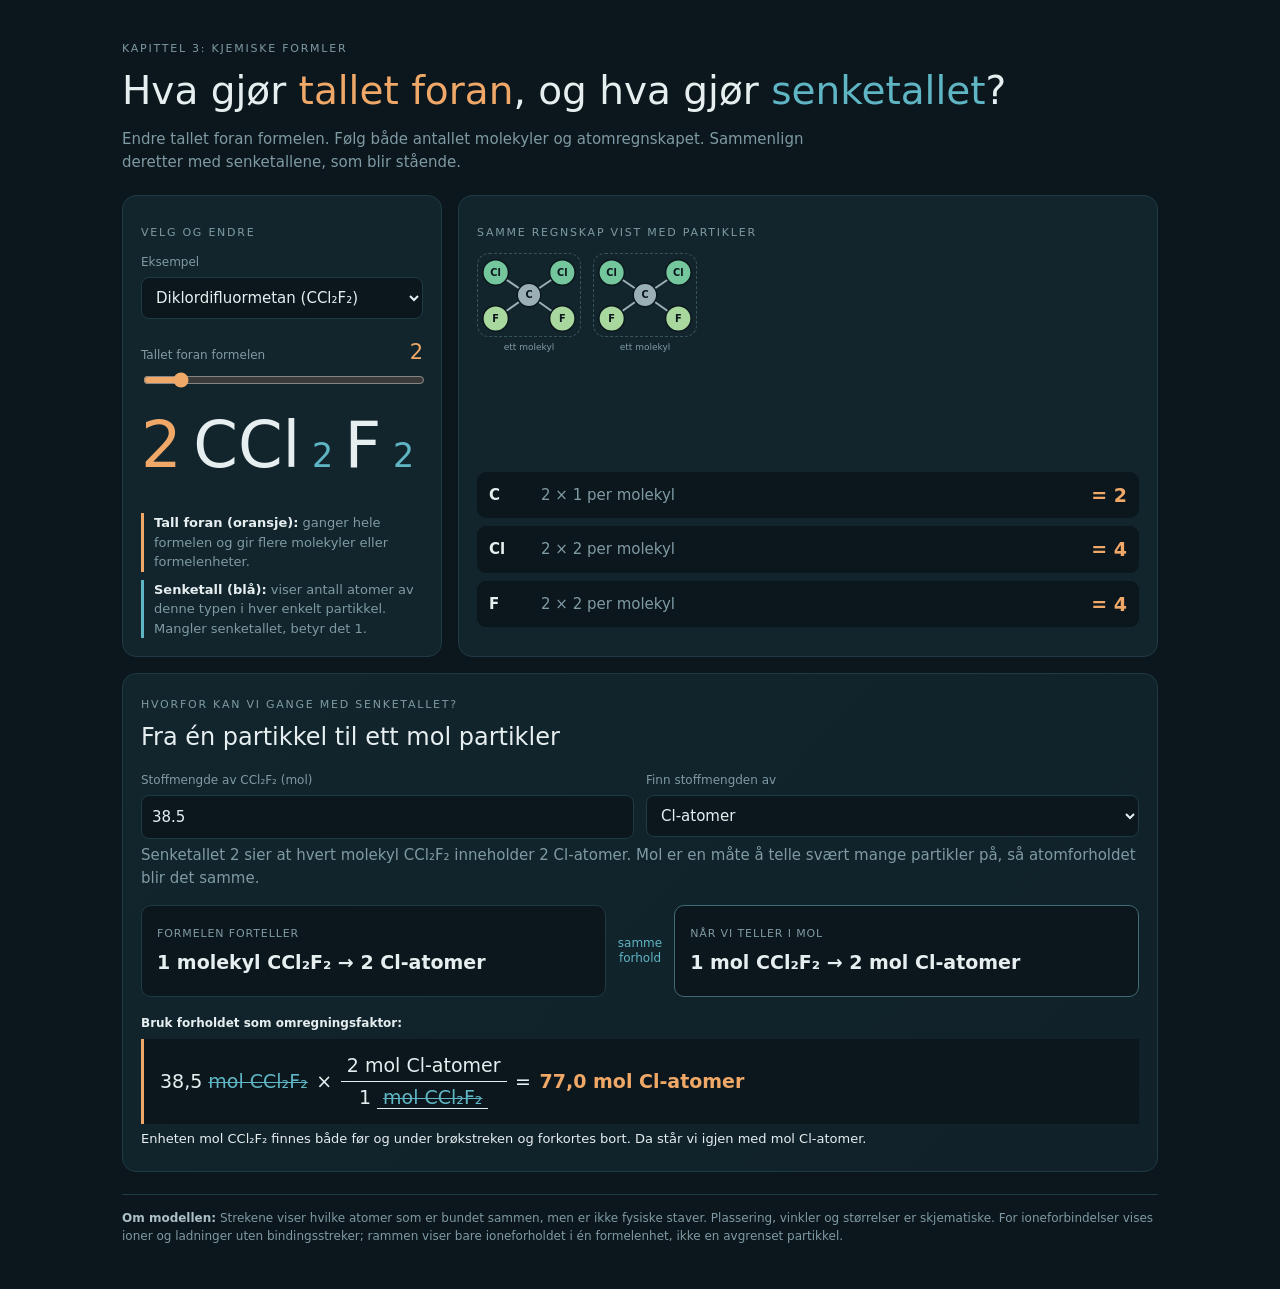
<file: formel/index.html>
<!doctype html>
<html lang="no">
<head>
<meta charset="utf-8">
<meta name="viewport" content="width=device-width,initial-scale=1">
<title>Tallet foran og senketallene</title>
<style>
:root{--g:#0b171c;--p:#12252c;--l:#1e3a44;--i:#e6eef0;--d:#7f9aa4;--a:#f0a868;--c:#5fb5c4;--unit:#35535d}
*{box-sizing:border-box}
body{margin:0;background:var(--g);color:var(--i);font:15px/1.5 system-ui,"Segoe UI",sans-serif}
.wrap{max-width:1080px;margin:auto;padding:30px 22px 44px}
.eyebrow,.small{color:var(--d);font-size:11px;letter-spacing:.16em;text-transform:uppercase}
h1{font-size:clamp(24px,3.5vw,39px);font-weight:300;line-height:1.15;margin:8px 0}
h1 em{font-style:normal}
h1 .front-title{color:var(--a)}
h1 .sub-title{color:var(--c)}
.lede{max-width:72ch;color:var(--d)}
.grid{display:grid;grid-template-columns:minmax(260px,320px) minmax(0,1fr);gap:16px;margin-top:22px}
.panel{min-width:0;background:var(--p);border:1px solid var(--l);border-radius:14px;padding:18px}
label{display:block;color:var(--d);font-size:12px;margin-bottom:6px}
select,input[type=range]{width:100%}
select{background:var(--g);border:1px solid var(--l);border-radius:8px;color:var(--i);font:inherit;padding:10px}
input[type=range]{accent-color:var(--a)}
.control+.control{margin-top:18px}
.range-head{display:flex;justify-content:space-between;gap:12px;align-items:baseline}
output{color:var(--a);font-size:21px;font-variant-numeric:tabular-nums}
.formula{display:flex;align-items:baseline;gap:.18em;min-height:82px;margin:19px 0 5px;font-size:clamp(42px,7vw,64px);font-weight:350;line-height:1;color:var(--i)}
.coefficient{color:var(--a)}
.formula sub{color:var(--c);font-size:.52em;vertical-align:-.35em}
.key{display:grid;gap:8px;margin-top:18px}
.key div{border-left:3px solid var(--l);padding-left:10px;color:var(--d);font-size:13px}
.key .front{border-color:var(--a)}
.key .sub{border-color:var(--c)}
.key b{color:var(--i);font-weight:600}
.particles{display:flex;gap:28px 12px;flex-wrap:wrap;min-height:188px;align-content:flex-start;margin-top:11px}
.unit{display:flex;justify-content:center;align-items:center;width:104px;min-height:84px;border:1px dashed var(--unit);border-radius:12px;position:relative}
.unit::after{content:"ett molekyl";position:absolute;bottom:-19px;color:var(--d);font-size:9px;white-space:nowrap}
.particles.formula-units .unit::after{content:"én formelenhet"}
.particle-svg{display:block;width:100%;height:82px;overflow:visible}
.bond{stroke:#9bb0b7;stroke-width:2;stroke-linecap:round}
.atom-circle{stroke:#0b171c;stroke-width:1.5}
.atom-label{fill:#0b171c;font-size:10px;font-weight:750;text-anchor:middle;dominant-baseline:central}
.ion-charge{fill:var(--i);font-size:9px;font-weight:700;text-anchor:middle}
.equations{display:grid;gap:8px;margin-top:31px}
.equation{display:grid;grid-template-columns:42px 1fr auto;gap:10px;align-items:center;background:var(--g);border-radius:9px;padding:9px 12px;font-variant-numeric:tabular-nums}
.equation .sym{font-weight:700}
.equation .work{color:var(--d)}
.equation strong{color:var(--a);font-size:19px;font-weight:650}
.bridge{margin-top:16px;padding:18px;border:1px solid var(--l);border-radius:14px;background:linear-gradient(135deg,var(--p),#102129)}
.bridge h2{font-size:clamp(19px,3vw,24px);font-weight:400;margin:2px 0 7px}
.bridge p{color:var(--d);margin:5px 0}
.mol-controls{display:grid;grid-template-columns:minmax(0,1fr) minmax(0,1fr);gap:12px;margin-top:16px}
.mol-control{min-width:0}
.mol-control input,.mol-control select{width:100%;background:var(--g);border:1px solid var(--l);border-radius:8px;color:var(--i);font:inherit;padding:10px}
.mol-control input:focus,.mol-control select:focus{outline:2px solid var(--c);outline-offset:1px}
.ratio{display:grid;grid-template-columns:minmax(0,1fr) auto minmax(0,1fr);gap:12px;align-items:stretch;margin-top:16px}
.ratio-card{display:flex;flex-direction:column;justify-content:center;min-height:92px;padding:13px 15px;background:var(--g);border:1px solid var(--l);border-radius:10px}
.ratio-card span{color:var(--d);font-size:11px;letter-spacing:.08em;text-transform:uppercase}
.ratio-card strong{margin-top:5px;color:var(--i);font-size:clamp(15px,2.4vw,19px);font-weight:550}
.ratio-card:last-child{border-color:#416b76}
.same{align-self:center;color:var(--c);font-size:12px;text-align:center;line-height:1.25}
.calc-label{margin-top:17px!important;color:var(--i)!important;font-size:12px;font-weight:600}
.mol-equation{display:flex;align-items:center;gap:.45em;flex-wrap:wrap;margin-top:7px;padding:14px 16px;border-left:3px solid var(--a);background:var(--g);font-size:clamp(15px,2.5vw,19px);font-variant-numeric:tabular-nums;overflow-wrap:anywhere}
.mol-equation strong{color:var(--a)}
.fraction{display:inline-grid;text-align:center;line-height:1.3;vertical-align:middle}
.fraction span:first-child{padding:0 6px 3px;border-bottom:1px solid var(--i)}
.fraction span:last-child{padding:3px 6px 0}
.cancel{color:var(--c);text-decoration:line-through;text-decoration-thickness:1px}
.why{color:var(--i)!important;font-size:13px}
footer{margin-top:22px;border-top:1px solid var(--l);padding-top:14px;color:var(--d);font-size:12px}
footer b{color:#abc0c7;font-weight:600}
@media(max-width:700px){.wrap{padding:19px 14px 34px}.grid{grid-template-columns:1fr}.particles{min-height:0}.unit{width:96px}.bridge{padding:15px}.mol-controls,.ratio{grid-template-columns:1fr}.same{padding:0}.same::after{content:" ↓"}}
@media(max-width:390px){.unit{width:88px}.equation{grid-template-columns:34px 1fr auto;padding-inline:9px}}
</style>
</head>
<body>
<main class="wrap">
  <p class="eyebrow">Kapittel 3: Kjemiske formler</p>
  <h1>Hva gjør <em class="front-title">tallet foran</em>, og hva gjør <em class="sub-title">senketallet</em>?</h1>
  <p class="lede">Endre tallet foran formelen. Følg både antallet molekyler og atomregnskapet. Sammenlign deretter med senketallene, som blir stående.</p>

  <div class="grid">
    <section class="panel" aria-labelledby="controls-title">
      <p class="small" id="controls-title">Velg og endre</p>
      <div class="control">
        <label for="formula">Eksempel</label>
        <select id="formula">
          <option value="CCl2F2">Diklordifluormetan (CCl₂F₂)</option>
          <option value="H2O">Vann (H₂O)</option>
          <option value="CO2">Karbondioksid (CO₂)</option>
          <option value="NH3">Ammoniakk (NH₃)</option>
          <option value="CaCl2">Kalsiumklorid (CaCl₂)</option>
          <option value="Al2O3">Aluminiumoksid (Al₂O₃)</option>
        </select>
      </div>
      <div class="control">
        <div class="range-head"><label for="units">Tallet foran formelen</label><output id="unitsOut" for="units">2</output></div>
        <input id="units" type="range" min="1" max="10" value="2" aria-describedby="front-help">
      </div>
      <div class="formula" id="pretty" aria-live="polite"></div>
      <div class="key">
        <div class="front" id="front-help"><b>Tall foran (oransje):</b> ganger hele formelen og gir flere molekyler eller formelenheter.</div>
        <div class="sub"><b>Senketall (blå):</b> viser antall atomer av denne typen i hver enkelt partikkel. Mangler senketallet, betyr det 1.</div>
      </div>
    </section>

    <section class="panel" aria-labelledby="particles-title">
      <p class="small" id="particles-title">Samme regnskap vist med partikler</p>
      <div class="particles" id="particles"></div>
      <div class="equations" id="equations" aria-live="polite"></div>
    </section>
  </div>

  <section class="bridge" aria-labelledby="mol-title">
    <p class="small">Hvorfor kan vi gange med senketallet?</p>
    <h2 id="mol-title">Fra én partikkel til ett mol partikler</h2>
    <div class="mol-controls">
      <div class="mol-control">
        <label for="molAmount" id="molAmountLabel">Stoffmengde av forbindelsen (mol)</label>
        <input id="molAmount" type="number" min="0" step="any" value="38.5">
      </div>
      <div class="mol-control">
        <label for="targetAtom">Finn stoffmengden av</label>
        <select id="targetAtom"></select>
      </div>
    </div>
    <p id="molIntro"></p>
    <div class="ratio" id="ratio" aria-live="polite">
      <div class="ratio-card"><span>Formelen forteller</span><strong id="particleRatio"></strong></div>
      <div class="same" aria-hidden="true">samme<br>forhold</div>
      <div class="ratio-card"><span>Når vi teller i mol</span><strong id="molRatio"></strong></div>
    </div>
    <p class="calc-label">Bruk forholdet som omregningsfaktor:</p>
    <div class="mol-equation" id="molEquation"></div>
    <p class="why" id="molWhy"></p>
  </section>

  <footer><b>Om modellen:</b> Strekene viser hvilke atomer som er bundet sammen, men er ikke fysiske staver. Plassering, vinkler og størrelser er skjematiske. For ioneforbindelser vises ioner og ladninger uten bindingsstreker; rammen viser bare ioneforholdet i én formelenhet, ikke en avgrenset partikkel.</footer>
</main>
<script>
(()=>{
  'use strict';
  const $=id=>document.getElementById(id);
  const data={
    CCl2F2:{tokens:[['C',1],['Cl',2],['F',2]],kind:'molekyl',sample:'38,5',target:'Cl'},
    H2O:{tokens:[['H',2],['O',1]],kind:'molekyl',sample:'2,0',target:'H'},
    CO2:{tokens:[['C',1],['O',2]],kind:'molekyl',sample:'4,0',target:'O'},
    NH3:{tokens:[['N',1],['H',3]],kind:'molekyl',sample:'1,5',target:'H'},
    CaCl2:{tokens:[['Ca',1],['Cl',2]],kind:'formelenhet',sample:'3,0',target:'Cl'},
    Al2O3:{tokens:[['Al',2],['O',3]],kind:'formelenhet',sample:'2,0',target:'O'}
  };
  const colors={H:'#dce7ea',O:'#e2725b',C:'#9aaeb5',N:'#5fb5c4',Ca:'#f0a868',Cl:'#74c69d',Al:'#abc0c7',F:'#a8d89e'};
  const subDigits={'0':'₀','1':'₁','2':'₂','3':'₃','4':'₄','5':'₅','6':'₆','7':'₇','8':'₈','9':'₉'};
  const sub=n=>String(n).split('').map(d=>subDigits[d]).join('');
  const formulaText=item=>item.tokens.map(([sym,count])=>sym+(count>1?sub(count):'')).join('');
  const formulaNodes=item=>item.tokens.flatMap(([sym,count])=>{
    const symbol=document.createTextNode(sym);
    if(count===1)return [symbol];
    const lowered=document.createElement('sub');lowered.textContent=count;
    return [symbol,lowered];
  });
  const nb=(x,decimals=1)=>x.toLocaleString('nb-NO',{minimumFractionDigits:decimals,maximumFractionDigits:Math.max(decimals,8)});
  const NS='http://www.w3.org/2000/svg';
  function node(type,attrs,parent){
    const n=document.createElementNS(NS,type);
    Object.entries(attrs).forEach(([key,value])=>n.setAttribute(key,value));
    if(parent)parent.appendChild(n);
    return n;
  }
  function bond(svg,a,b,order=1){
    const dx=b[0]-a[0],dy=b[1]-a[1],length=Math.hypot(dx,dy),ox=-dy/length*2,oy=dx/length*2;
    const offsets=order===2?[-1,1]:[0];
    offsets.forEach(side=>node('line',{x1:a[0]+ox*side,y1:a[1]+oy*side,x2:b[0]+ox*side,y2:b[1]+oy*side,class:'bond'},svg));
  }
  function atom(svg,symbol,x,y,r=13,charge=''){
    node('circle',{cx:x,cy:y,r,fill:colors[symbol],class:'atom-circle'},svg);
    const label=node('text',{x,y,class:'atom-label'},svg);label.textContent=symbol;
    if(charge){const c=node('text',{x:x+r-1,y:y-r+2,class:'ion-charge'},svg);c.textContent=charge;}
  }
  function particleGraphic(key){
    const svg=node('svg',{viewBox:'0 0 104 82',class:'particle-svg','aria-hidden':'true'});
    if(key==='CCl2F2'){
      const center=[52,41],outer=[['Cl',18,18],['Cl',86,18],['F',18,65],['F',86,65]];
      outer.forEach(([,x,y])=>bond(svg,center,[x,y]));
      atom(svg,'C',...center,12);outer.forEach(([sym,x,y])=>atom(svg,sym,x,y,13));
    }else if(key==='H2O'){
      bond(svg,[52,50],[23,20]);bond(svg,[52,50],[81,20]);
      atom(svg,'O',52,50,14);atom(svg,'H',23,20,12);atom(svg,'H',81,20,12);
    }else if(key==='NH3'){
      const center=[52,37],outer=[[20,18],[84,18],[52,70]];
      outer.forEach(p=>bond(svg,center,p));atom(svg,'N',...center,14);
      outer.forEach(([x,y])=>atom(svg,'H',x,y,11));
    }else if(key==='CO2'){
      bond(svg,[17,41],[52,41],2);bond(svg,[52,41],[87,41],2);
      atom(svg,'O',17,41,13);atom(svg,'C',52,41,13);atom(svg,'O',87,41,13);
    }else if(key==='CaCl2'){
      atom(svg,'Cl',17,43,13,'−');atom(svg,'Ca',52,39,14,'2+');atom(svg,'Cl',87,43,13,'−');
    }else{
      atom(svg,'Al',34,24,12,'3+');atom(svg,'Al',70,24,12,'3+');
      atom(svg,'O',17,64,12,'2−');atom(svg,'O',52,60,12,'2−');atom(svg,'O',87,64,12,'2−');
    }
    return svg;
  }

  function drawMol(item,formula){
    const target=$('targetAtom').value;
    const targetCount=item.tokens.find(([sym])=>sym===target)[1];
    const rawAmount=$('molAmount').value,amount=Number(rawAmount),valid=rawAmount!==''&&Number.isFinite(amount)&&amount>=0;
    const particleArticle=item.kind==='molekyl'?'hvert':'hver';
    const oneParticle=item.kind==='molekyl'?'Ett molekyl':'Én formelenhet';
    $('molAmountLabel').textContent=`Stoffmengde av ${formula} (mol)`;
    $('molIntro').textContent=`Senketallet ${targetCount} sier at ${particleArticle} ${item.kind} ${formula} inneholder ${targetCount} ${target}-atom${targetCount===1?'':'er'}. Mol er en måte å telle svært mange partikler på, så atomforholdet blir det samme.`;
    $('particleRatio').textContent=`1 ${item.kind} ${formula} → ${targetCount} ${target}-atom${targetCount===1?'':'er'}`;
    $('molRatio').textContent=`1 mol ${formula} → ${targetCount} mol ${target}-atomer`;
    $('ratio').setAttribute('aria-label',`${oneParticle} ${formula} gir ${targetCount} ${target}-atomer. Derfor gir ett mol ${formula} ${targetCount} mol ${target}-atomer.`);
    if(!valid){
      $('molEquation').textContent='Skriv inn en stoffmengde som er null eller større.';
      $('molEquation').removeAttribute('aria-label');
      $('molWhy').textContent='';
      return;
    }
    const decimals=Math.min(8,(rawAmount.split('.')[1]||'').length);
    const shownAmount=amount.toLocaleString('nb-NO',{minimumFractionDigits:decimals,maximumFractionDigits:8}),answer=amount*targetCount,shownAnswer=nb(answer,decimals);
    $('molEquation').innerHTML=`<span>${shownAmount} <span class="cancel">mol ${formula}</span></span><span>×</span><span class="fraction"><span>${targetCount} mol ${target}-atomer</span><span>1 <span class="cancel">mol ${formula}</span></span></span><span>=</span><strong>${shownAnswer} mol ${target}-atomer</strong>`;
    $('molEquation').setAttribute('aria-label',`${shownAmount} mol ${formula} ganger ${targetCount} mol ${target}-atomer per ett mol ${formula} er lik ${shownAnswer} mol ${target}-atomer.`);
    $('molWhy').textContent=`Enheten mol ${formula} finnes både før og under brøkstreken og forkortes bort. Da står vi igjen med mol ${target}-atomer.`;
  }

  function draw(resetMol=false){
    const key=$('formula').value,item=data[key],n=+$('units').value,formula=formulaText(item);
    $('unitsOut').value=n;
    const coefficient=document.createElement('span');
    coefficient.className='coefficient';coefficient.textContent=n;
    $('pretty').replaceChildren(coefficient,document.createTextNode(' '),...formulaNodes(item));
    $('pretty').setAttribute('aria-label',`${n} ganger ${formula}`);

    const units=Array.from({length:n},()=>{
      const unit=document.createElement('div');unit.className='unit';
      unit.setAttribute('aria-label',`${item.kind==='molekyl'?'Ett molekyl':'Én formelenhet'} ${formula}`);
      unit.appendChild(particleGraphic(key));
      return unit;
    });
    $('particles').classList.toggle('formula-units',item.kind==='formelenhet');
    $('particles').replaceChildren(...units);
    $('particles').setAttribute('aria-label',`${n} ${item.kind==='molekyl'?(n===1?'molekyl':'molekyler'):(n===1?'formelenhet':'formelenheter')} med formelen ${formula}`);

    $('equations').replaceChildren(...item.tokens.map(([sym,count])=>{
      const row=document.createElement('div');row.className='equation';
      row.innerHTML=`<span class="sym">${sym}</span><span class="work">${n} × ${count} per ${item.kind}</span><strong>= ${n*count}</strong>`;
      return row;
    }));

    if(resetMol){
      $('molAmount').value=item.sample.replace(',','.');
      $('targetAtom').replaceChildren(...item.tokens.map(([sym])=>{
        const option=document.createElement('option');option.value=sym;option.textContent=`${sym}-atomer`;return option;
      }));
      $('targetAtom').value=item.target;
    }
    drawMol(item,formula);
  }
  $('formula').addEventListener('change',()=>draw(true));
  $('units').addEventListener('input',()=>draw(false));
  $('molAmount').addEventListener('input',()=>drawMol(data[$('formula').value],formulaText(data[$('formula').value])));
  $('targetAtom').addEventListener('change',()=>drawMol(data[$('formula').value],formulaText(data[$('formula').value])));
  draw(true);
})();
</script>
</body>
</html>
</file>
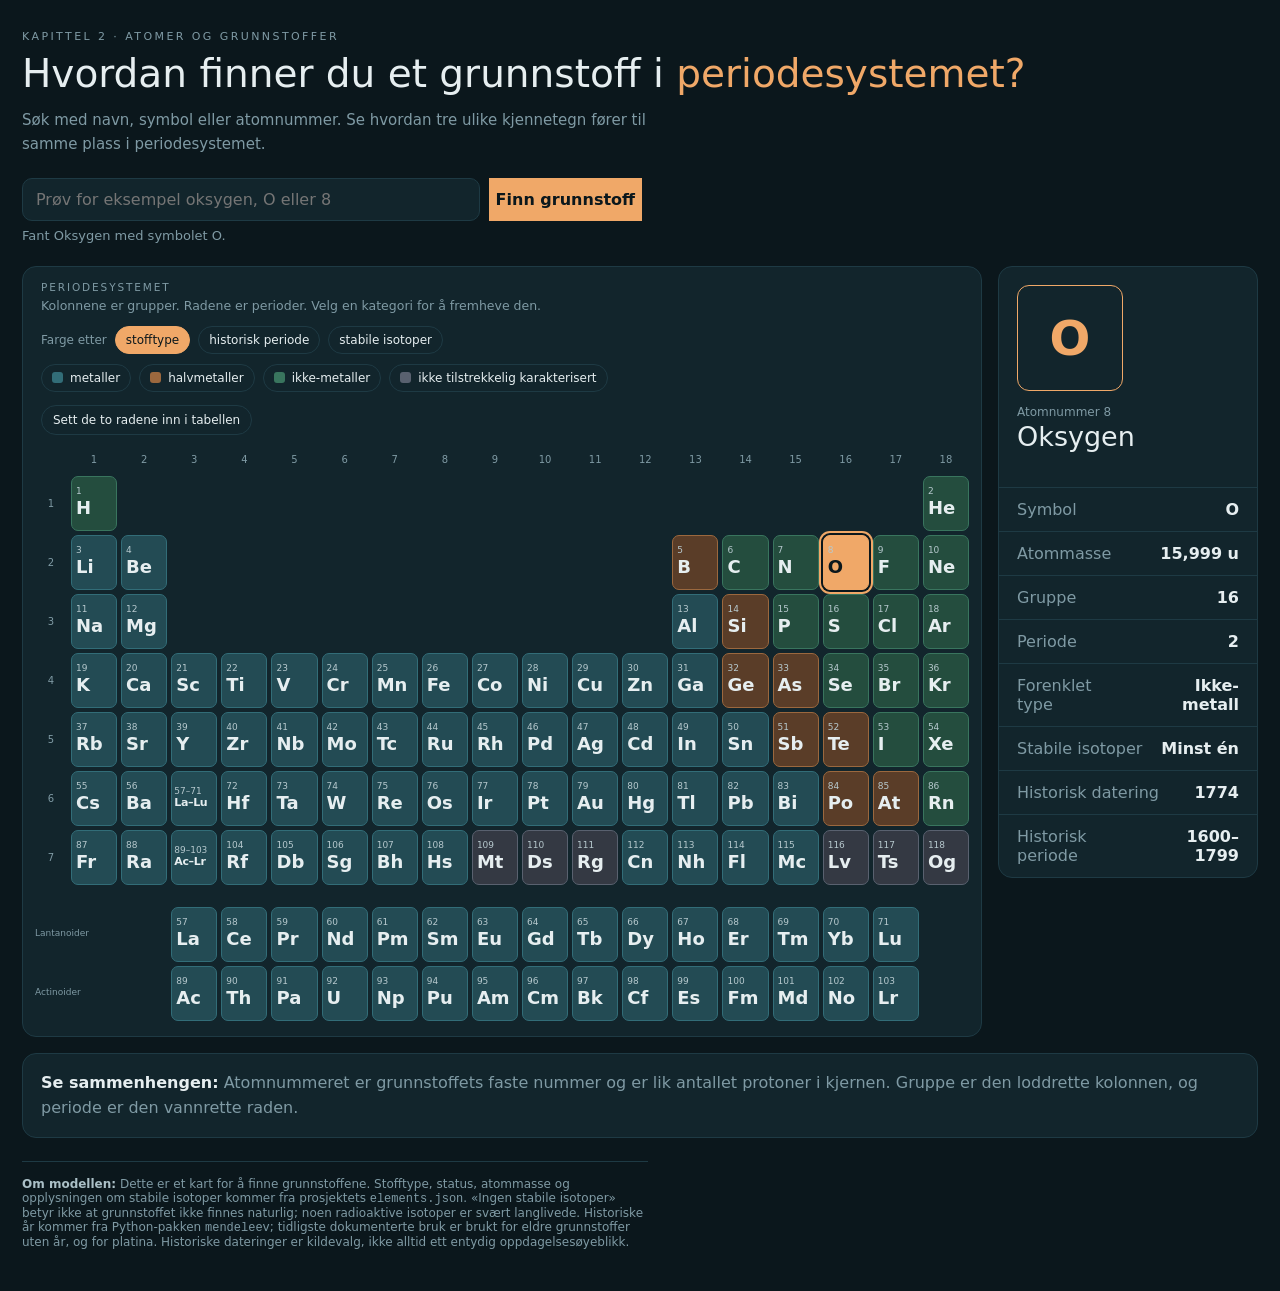
<file: periodesystemet/index.html>
<!doctype html>
<html lang="no">
<head>
<meta charset="utf-8">
<meta name="viewport" content="width=device-width,initial-scale=1">
<title>Finn fram i periodesystemet</title>
<style>
:root{--ground:#0b171c;--panel:#12252c;--line:#1e3a44;--ink:#e6eef0;--dim:#7f9aa4;--amber:#f0a868;--cool:#5fb5c4;--bad:#e2725b}*{box-sizing:border-box}html,body{margin:0;background:var(--ground);color:var(--ink);font-family:system-ui,"Segoe UI",sans-serif;-webkit-font-smoothing:antialiased}.visually-hidden{position:absolute;width:1px;height:1px;padding:0;margin:-1px;overflow:hidden;clip:rect(0,0,0,0);white-space:nowrap;border:0}.wrap{max-width:1280px;margin:auto;padding:30px 22px 44px}.eyebrow{font-size:11px;letter-spacing:.22em;text-transform:uppercase;color:var(--dim);margin:0 0 9px}h1{margin:0;font-size:clamp(24px,3.4vw,39px);font-weight:300;line-height:1.15}h1 em{font-style:normal;color:var(--amber)}.lede{margin:11px 0 0;max-width:70ch;color:var(--dim);font-size:15px;line-height:1.6}.search{display:flex;gap:9px;margin-top:22px;max-width:620px}.search input{min-width:0;flex:1;background:var(--panel);border:1px solid var(--line);border-radius:10px;color:var(--ink);font:inherit;padding:11px 13px}.search input:focus{outline:2px solid var(--cool);border-color:transparent}.search button{background:var(--amber);border-color:var(--amber);color:var(--ground);font-weight:650}.message{min-height:23px;margin:7px 0 0;color:var(--dim);font-size:13px}.message.bad{color:var(--bad)}button{font:inherit;color:var(--ink);background:transparent;border:1px solid var(--line);cursor:pointer}.layout{display:grid;grid-template-columns:minmax(0,1fr) 260px;gap:16px;margin-top:15px;align-items:start}.layout>*{min-width:0}.panel{background:var(--panel);border:1px solid var(--line);border-radius:14px}.ptitle{font-size:10.5px;letter-spacing:.18em;text-transform:uppercase;color:var(--dim);padding:14px 18px 0;margin:0}.phint{font-size:12.5px;color:var(--dim);padding:5px 18px 13px;margin:0}.table-scroll{max-width:100%;overflow-x:auto;padding:0 12px 15px}.periodic{display:grid;grid-template-columns:32px repeat(18,minmax(43px,1fr));grid-template-rows:24px repeat(7,55px) 14px repeat(2,55px);gap:4px;min-width:900px}.axis{display:grid;place-items:center;color:var(--dim);font-size:10px}.series-label{display:flex;align-items:center;color:var(--dim);font-size:9px;line-height:1.1}.element{position:relative;border-radius:7px;padding:5px 4px;text-align:left;min-width:0;background:#0e2026;border-color:#294954}.element:hover,.element:focus-visible{border-color:var(--amber);outline:none;z-index:2}.element[aria-pressed=true]{background:var(--amber);border-color:var(--amber);color:var(--ground);box-shadow:0 0 0 2px #0b171c,0 0 0 4px var(--amber)}.element .z{display:block;font-size:9px;line-height:1;color:var(--dim)}.element[aria-pressed=true] .z{color:#38515a}.element .sym{display:block;font-size:18px;font-weight:650;line-height:1.3}.details{min-width:0;overflow:hidden}.identity{padding:18px}.identity>div{min-width:0}.symbol{display:grid;place-items:center;width:106px;height:106px;border:1px solid var(--amber);border-radius:12px;color:var(--amber);font-size:48px;font-weight:650}.number{font-size:12px;color:var(--dim);margin-top:14px}.name{font-size:27px;font-weight:350;margin:2px 0 0;overflow-wrap:anywhere}.facts{min-width:0;margin:17px 0 0;border-top:1px solid var(--line)}.fact{display:flex;justify-content:space-between;gap:12px;padding:12px 18px}.fact+.fact{border-top:1px solid var(--line)}.fact span{color:var(--dim)}.fact span,.fact strong{min-width:0}.fact strong{font-weight:600;color:var(--ink);text-align:right;overflow-wrap:anywhere}.connection{margin-top:16px;padding:17px 18px;color:var(--dim);line-height:1.55}.connection strong{color:var(--ink)}footer{margin-top:23px;padding-top:15px;border-top:1px solid var(--line);color:var(--dim);font-size:12px;max-width:82ch}footer b{color:#abc0c7;font-weight:550}@media(max-width:820px){.wrap{padding:19px 14px 34px}.lede{display:none}.layout{grid-template-columns:minmax(0,1fr)}.details{display:grid;grid-template-columns:minmax(0,auto) minmax(0,1fr)}.identity{display:flex;gap:15px;align-items:center}.symbol{width:82px;height:82px;font-size:38px;flex:none}.number{margin-top:0}.facts{margin:0;border-top:0;border-left:1px solid var(--line)}}@media(max-width:520px){.search{flex-direction:column}.search button{padding:10px}.details{display:block}.facts{border-left:0;border-top:1px solid var(--line)}.periodic{grid-template-columns:28px repeat(18,42px)}}
/* Forenklet stofftype fra elements.json */
.legend{display:flex;gap:8px;flex-wrap:wrap;padding:0 18px 13px}.legend button{display:inline-flex;align-items:center;gap:7px;padding:6px 10px;border-radius:999px;color:var(--ink);font-size:12px}.legend button:hover,.legend button:focus-visible{border-color:var(--amber);outline:2px solid transparent}.legend button[aria-pressed=true]{border-color:var(--amber);box-shadow:0 0 0 1px var(--amber)}.swatch{width:11px;height:11px;border-radius:3px}.swatch.metal{background:#326d78}.swatch.metalloid{background:#9b683e}.swatch.nonmetal{background:#39755e}.swatch.unknown{background:#59616f}.element.metal{background:#234b54;border-color:#326d78}.element.metalloid{background:#5a3d28;border-color:#9b683e}.element.nonmetal{background:#244d3e;border-color:#39755e}.element.unknown{background:#343943;border-color:#59616f}.element.muted{opacity:.18}.element{transition:opacity .15s,border-color .15s,background .15s}.element[aria-pressed=true]{background:var(--amber);border-color:var(--amber)}.element.metal .z,.element.metalloid .z,.element.nonmetal .z,.element.unknown .z{color:#b7c9ce}
.layout-choice{display:flex;gap:8px;flex-wrap:wrap;padding:0 18px 13px}.layout-choice button{padding:7px 11px;border-radius:999px;font-size:12px}.layout-choice button:hover,.layout-choice button:focus-visible{border-color:var(--amber);outline:none}.layout-choice button[aria-pressed=true]{background:var(--amber);border-color:var(--amber);color:var(--ground)}.periodic.expanded{grid-template-columns:32px repeat(32,minmax(43px,1fr));grid-template-rows:24px repeat(7,55px);min-width:1510px}.periodic.expanded .series-label{display:none}
.wrap.table-wide{max-width:1840px}.wrap{transition:max-width .25s ease}
.element.aggregate{padding-left:2px;padding-right:2px}.element.aggregate .sym{font-size:11px;letter-spacing:-.03em;white-space:nowrap}
.symbol.aggregate-display{font-size:23px;letter-spacing:-.04em}
.view-choice{display:flex;align-items:center;gap:8px;flex-wrap:wrap;padding:0 18px 10px;color:var(--dim);font-size:12px}.view-choice button{padding:6px 10px;border-radius:999px;font-size:12px}.view-choice button[aria-pressed=true]{background:var(--amber);border-color:var(--amber);color:var(--ground)}.view-choice button:focus-visible{outline:2px solid var(--amber);outline-offset:2px}.legend[hidden]{display:none}.swatch.h-bce{background:#7d5f91}.swatch.h-1{background:#596f9a}.swatch.h-1600{background:#367184}.swatch.h-1800{background:#39755e}.swatch.h-1850{background:#77743d}.swatch.h-1950{background:#95673f}.swatch.h-2000{background:#8b4f52}.history-view .element.h-bce{background:#493955;border-color:#7d5f91}.history-view .element.h-1{background:#34415c;border-color:#596f9a}.history-view .element.h-1600{background:#234b57;border-color:#367184}.history-view .element.h-1800{background:#244d3e;border-color:#39755e}.history-view .element.h-1850{background:#4b4929;border-color:#77743d}.history-view .element.h-1950{background:#583e2a;border-color:#95673f}.history-view .element.h-2000{background:#523135;border-color:#8b4f52}
.history-view .element.h-varies{background:#343943;border-color:#59616f}.history-view .element[aria-pressed=true]{background:var(--amber);border-color:var(--amber)}
.swatch.stable{background:#39755e}.swatch.no-stable{background:#8b4f52}.stability-view .element.stable{background:#244d3e;border-color:#39755e}.stability-view .element.no-stable{background:#523135;border-color:#8b4f52}.stability-view .element.stability-varies{background:#343943;border-color:#59616f}.stability-view .element[aria-pressed=true]{background:var(--amber);border-color:var(--amber)}
</style>
</head>
<body><main class="wrap" id="page">
<p class="eyebrow">Kapittel 2 · Atomer og grunnstoffer</p>
<h1>Hvordan finner du et grunnstoff i <em>periodesystemet?</em></h1>
<p class="lede">Søk med navn, symbol eller atomnummer. Se hvordan tre ulike kjennetegn fører til samme plass i periodesystemet.</p>
<form class="search" id="searchForm" role="search"><label for="query" class="visually-hidden">Navn, symbol eller atomnummer</label><input id="query" autocomplete="off" placeholder="Prøv for eksempel oksygen, O eller 8" aria-describedby="message"><button type="submit">Finn grunnstoff</button></form>
<p class="message" id="message" aria-live="polite">Du kan også velge et grunnstoff direkte i tabellen.</p>
<div class="layout">
<section class="panel"><p class="ptitle">Periodesystemet</p><p class="phint">Kolonnene er grupper. Radene er perioder. Velg en kategori for å fremheve den.</p><div class="view-choice" role="group" aria-label="Velg hva fargene skal vise"><span>Farge etter</span><button type="button" data-view="type" aria-pressed="true">stofftype</button><button type="button" data-view="history" aria-pressed="false">historisk periode</button><button type="button" data-view="stability" aria-pressed="false">stabile isotoper</button></div><div class="legend" id="typeLegend" role="group" aria-label="Fremhev en forenklet stofftype"><button type="button" data-category="metal" aria-pressed="false"><i class="swatch metal"></i>metaller</button><button type="button" data-category="metalloid" aria-pressed="false"><i class="swatch metalloid"></i>halvmetaller</button><button type="button" data-category="nonmetal" aria-pressed="false"><i class="swatch nonmetal"></i>ikke-metaller</button><button type="button" data-category="unknown" aria-pressed="false"><i class="swatch unknown"></i>ikke tilstrekkelig karakterisert</button></div><div class="legend" id="historyLegend" role="group" aria-label="Fremhev en historisk periode" hidden><button type="button" data-category="h-bce" aria-pressed="false"><i class="swatch h-bce"></i>før vår tidsregning</button><button type="button" data-category="h-1" aria-pressed="false"><i class="swatch h-1"></i>1–1599</button><button type="button" data-category="h-1600" aria-pressed="false"><i class="swatch h-1600"></i>1600–1799</button><button type="button" data-category="h-1800" aria-pressed="false"><i class="swatch h-1800"></i>1800–1849</button><button type="button" data-category="h-1850" aria-pressed="false"><i class="swatch h-1850"></i>1850–1949</button><button type="button" data-category="h-1950" aria-pressed="false"><i class="swatch h-1950"></i>1950–1999</button><button type="button" data-category="h-2000" aria-pressed="false"><i class="swatch h-2000"></i>2000–i dag</button></div><div class="legend" id="stabilityLegend" role="group" aria-label="Fremhev grunnstoffer etter stabile isotoper" hidden><button type="button" data-category="stable" aria-pressed="false"><i class="swatch stable"></i>minst én stabil isotop</button><button type="button" data-category="no-stable" aria-pressed="false"><i class="swatch no-stable"></i>ingen stabile isotoper</button></div><div class="layout-choice"><button type="button" id="layoutToggle" aria-pressed="false">Sett de to radene inn i tabellen</button></div><div class="table-scroll" id="tableScroll" tabindex="0" aria-label="Periodesystemet kan rulles vannrett"><div class="periodic" id="periodic" aria-label="Grunnstoffene i periodesystemet"></div></div></section>
<aside class="panel details" aria-live="polite"><div class="identity"><div class="symbol" id="symbol">O</div><div><div class="number" id="number">Atomnummer 8</div><p class="name" id="name">Oksygen</p></div></div><div class="facts"><div class="fact"><span>Symbol</span><strong id="symbolFact">O</strong></div><div class="fact"><span>Atommasse</span><strong id="massFact">15,999 u</strong></div><div class="fact"><span>Gruppe</span><strong id="groupFact">16</strong></div><div class="fact"><span>Periode</span><strong id="periodFact">2</strong></div><div class="fact"><span>Forenklet type</span><strong id="categoryFact">Ikke-metall</strong></div><div class="fact"><span>Stabile isotoper</span><strong id="stabilityFact">Minst én</strong></div><div class="fact"><span>Historisk datering</span><strong id="historyFact">1774</strong></div><div class="fact"><span>Historisk periode</span><strong id="historyPeriodFact">1600–1799</strong></div></div></aside>
</div>
<section class="panel connection"><strong>Se sammenhengen:</strong> Atomnummeret er grunnstoffets faste nummer og er lik antallet protoner i kjernen. Gruppe er den loddrette kolonnen, og periode er den vannrette raden.</section>
<footer><b>Om modellen:</b> Dette er et kart for å finne grunnstoffene. Stofftype, status, atommasse og opplysningen om stabile isotoper kommer fra prosjektets <code>elements.json</code>. «Ingen stabile isotoper» betyr ikke at grunnstoffet ikke finnes naturlig; noen radioaktive isotoper er svært langlivede. Historiske år kommer fra Python-pakken <code>mendeleev</code>; tidligste dokumenterte bruk er brukt for eldre grunnstoffer uten år, og for platina. Historiske dateringer er kildevalg, ikke alltid ett entydig oppdagelsesøyeblikk.</footer>
</main>
<script>
(()=>{'use strict';
const raw=`1|H|hydrogen|1|1
2|He|helium|18|1
3|Li|litium|1|2
4|Be|beryllium|2|2
5|B|bor|13|2
6|C|karbon|14|2
7|N|nitrogen|15|2
8|O|oksygen|16|2
9|F|fluor|17|2
10|Ne|neon|18|2
11|Na|natrium|1|3
12|Mg|magnesium|2|3
13|Al|aluminium|13|3
14|Si|silisium|14|3
15|P|fosfor|15|3
16|S|svovel|16|3
17|Cl|klor|17|3
18|Ar|argon|18|3
19|K|kalium|1|4
20|Ca|kalsium|2|4
21|Sc|scandium|3|4
22|Ti|titan|4|4
23|V|vanadium|5|4
24|Cr|krom|6|4
25|Mn|mangan|7|4
26|Fe|jern|8|4
27|Co|kobolt|9|4
28|Ni|nikkel|10|4
29|Cu|kobber|11|4
30|Zn|sink|12|4
31|Ga|gallium|13|4
32|Ge|germanium|14|4
33|As|arsen|15|4
34|Se|selen|16|4
35|Br|brom|17|4
36|Kr|krypton|18|4
37|Rb|rubidium|1|5
38|Sr|strontium|2|5
39|Y|yttrium|3|5
40|Zr|zirkonium|4|5
41|Nb|niob|5|5
42|Mo|molybden|6|5
43|Tc|technetium|7|5
44|Ru|ruthenium|8|5
45|Rh|rhodium|9|5
46|Pd|palladium|10|5
47|Ag|sølv|11|5
48|Cd|kadmium|12|5
49|In|indium|13|5
50|Sn|tinn|14|5
51|Sb|antimon|15|5
52|Te|tellur|16|5
53|I|jod|17|5
54|Xe|xenon|18|5
55|Cs|cesium|1|6
56|Ba|barium|2|6
57–71|La–Lu|lantanoidene|3|6
72|Hf|hafnium|4|6
73|Ta|tantal|5|6
74|W|wolfram|6|6
75|Re|rhenium|7|6
76|Os|osmium|8|6
77|Ir|iridium|9|6
78|Pt|platina|10|6
79|Au|gull|11|6
80|Hg|kvikksølv|12|6
81|Tl|thallium|13|6
82|Pb|bly|14|6
83|Bi|vismut|15|6
84|Po|polonium|16|6
85|At|astat|17|6
86|Rn|radon|18|6
87|Fr|francium|1|7
88|Ra|radium|2|7
89–103|Ac–Lr|actinoidene|3|7
104|Rf|rutherfordium|4|7
105|Db|dubnium|5|7
106|Sg|seaborgium|6|7
107|Bh|bohrium|7|7
108|Hs|hassium|8|7
109|Mt|meitnerium|9|7
110|Ds|darmstadtium|10|7
111|Rg|røntgenium|11|7
112|Cn|copernicium|12|7
113|Nh|nihonium|13|7
114|Fl|flerovium|14|7
115|Mc|moscovium|15|7
116|Lv|livermorium|16|7
117|Ts|tenness|17|7
118|Og|oganesson|18|7`;
const elements=raw.split('\n').map(line=>{const [z,symbol,name,group,period]=line.split('|');return{z,key:parseInt(z,10),symbol,name,group:+group,period:+period}}),fBlock=`57|La|lantan|6|57
58|Ce|cerium|6|57
59|Pr|praseodym|6|57
60|Nd|neodym|6|57
61|Pm|promethium|6|57
62|Sm|samarium|6|57
63|Eu|europium|6|57
64|Gd|gadolinium|6|57
65|Tb|terbium|6|57
66|Dy|dysprosium|6|57
67|Ho|holmium|6|57
68|Er|erbium|6|57
69|Tm|thulium|6|57
70|Yb|ytterbium|6|57
71|Lu|lutetium|6|57
89|Ac|actinium|7|89
90|Th|thorium|7|89
91|Pa|protactinium|7|89
92|U|uran|7|89
93|Np|neptunium|7|89
94|Pu|plutonium|7|89
95|Am|americium|7|89
96|Cm|curium|7|89
97|Bk|berkelium|7|89
98|Cf|californium|7|89
99|Es|einsteinium|7|89
100|Fm|fermium|7|89
101|Md|mendelevium|7|89
102|No|nobelium|7|89
103|Lr|lawrencium|7|89`.split('\n').map(line=>{const [z,symbol,name,period,key]=line.split('|');return{z,key:+key,symbol,name,group:null,period:+period}}),searchable=elements.concat(fBlock),$=id=>document.getElementById(id),table=$('periodic');
const massValues=`1.0080|4.0026|6.94|9.0122|10.81|12.011|14.007|15.999|18.998|20.180|22.990|24.305|26.982|28.085|30.974|32.06|35.45|39.95|39.098|40.078|44.956|47.867|50.942|51.996|54.938|55.845|58.933|58.693|63.546|65.38|69.723|72.630|74.922|78.971|79.904|83.798|85.468|87.62|88.906|91.222|92.906|95.95|[97]|101.07|102.91|106.42|107.87|112.41|114.82|118.71|121.76|127.60|126.90|131.29|132.91|137.33|138.91|140.12|140.91|144.24|[145]|150.36|151.96|157.25|158.93|162.50|164.93|167.26|168.93|173.05|174.97|178.49|180.95|183.84|186.21|190.23|192.22|195.08|196.97|200.59|204.38|207.2|208.98|[209]|[210]|[222]|[223]|[226]|[227]|232.04|231.04|238.03|[237]|[244]|[243]|[247]|[247]|[251]|[252]|[257]|[258]|[259]|[266]|[267]|[268]|[269]|[270]|[269]|[277]|[281]|[282]|[285]|[286]|[290]|[290]|[293]|[294]|[294]`.split('|');function massOf(el){return /^\d+$/.test(el.z)?massValues[+el.z-1]:null}
function displayMass(mass){return mass.replace('.',',')}
const discoveryYears=`1766|1895|1817|1798|1808||1772|1774|1886|1898|1807|1808|1825|1824|1669||1774|1894|1807|1808|1879|1791|1830|1797|1774||1739|1751|||1875|1886||1818|1826|1898|1861|1790|1789|1789|1801|1778|1937|1844|1803|1803||1817|1863|||1782|1811|1898|1860|1808|1839|1803|1885|1925|1945|1879|1901|1880|1843|1886|1878|1843|1879|1878|1907|1923|1802|1783|1925|1804|1804|1735|||1861|||1898|1940|1898|1939|1898|1899|1828|1917|1789|1940|1940|1945|1944|1949|1950|1952|1953|1955|1957|1961|1969|1970|1974|1976|1984|1982|1994|1994|1996|2015|1998|2003|2000|2010|2002`.split('|'),earlyDates=new Map([[6,'bce'],[16,'bce'],[26,'bce'],[29,'bce'],[30,'bce'],[33,300],[47,'bce'],[50,'bce'],[51,'bce'],[78,'bce'],[79,'bce'],[80,'bce'],[82,'bce'],[83,1500]]);function historyOf(el){if(!/^\d+$/.test(el.z))return{key:'h-varies',label:'Varierer i rekken',date:'Varierer i rekken'};const z=+el.z,value=earlyDates.has(z)?earlyDates.get(z):+discoveryYears[z-1];if(value==='bce')return{key:'h-bce',label:'Før vår tidsregning',date:'Kjent før vår tidsregning'};if(value<1600)return{key:'h-1',label:'1–1599',date:String(value)};if(value<1800)return{key:'h-1600',label:'1600–1799',date:String(value)};if(value<1850)return{key:'h-1800',label:'1800–1849',date:String(value)};if(value<1950)return{key:'h-1850',label:'1850–1949',date:String(value)};if(value<2000)return{key:'h-1950',label:'1950–1999',date:String(value)};return{key:'h-2000',label:'2000–i dag',date:String(value)}}
function cap(s){return s.charAt(0).toUpperCase()+s.slice(1)}
const unknowns=new Set([109,110,111,116,117,118]),metalloids=new Set([5,14,32,33,51,52,84,85]),nonmetals=new Set([1,2,6,7,8,9,10,15,16,17,18,34,35,36,53,54,86]);function category(el){const z=parseInt(el.z,10);return unknowns.has(z)?['unknown','Ikke tilstrekkelig karakterisert']:metalloids.has(z)?['metalloid','Halvmetall']:nonmetals.has(z)?['nonmetal','Ikke-metall']:['metal','Metall']}
const noStableIsotopes=new Set([43,61,83,84,85,86,87,88,89,90,91,92,93,94,95,96,97,98,99,100,101,102,103,104,105,106,107,108,109,110,111,112,113,114,115,116,117,118]);function stabilityOf(el){if(!/^\d+$/.test(el.z))return{key:'stability-varies',label:'Varierer i rekken'};return noStableIsotopes.has(+el.z)?{key:'no-stable',label:'Ingen'}:{key:'stable',label:'Minst én'}}
const corner=document.createElement('span');corner.className='axis';table.appendChild(corner);for(let g=1;g<=18;g++){const x=document.createElement('span');x.className='axis';x.dataset.group=g;x.textContent=g;x.style.gridColumn=g+1;table.appendChild(x)}for(let p=1;p<=7;p++){const x=document.createElement('span');x.className='axis';x.textContent=p;x.style.gridColumn=1;x.style.gridRow=p+1;table.appendChild(x)}
let selectedId=null;function elementButton(el,column,row,seriesIndex=null){const b=document.createElement('button'),cat=category(el),history=historyOf(el),stability=stabilityOf(el),aggregate=el.symbol.includes('–'),mass=massOf(el);b.type='button';b.className=`element ${cat[0]} ${history.key} ${stability.key}${aggregate?' aggregate':''}`;b.style.gridColumn=column;b.style.gridRow=row;b.dataset.id=el.z;b.dataset.group=el.group??'';b.dataset.period=el.period;if(seriesIndex!==null)b.dataset.seriesIndex=seriesIndex;b.setAttribute('aria-pressed','false');const group=el.group==null?'':`, gruppe ${el.group}`,massText=mass?`, atommasse ${displayMass(mass)} u`:'';b.setAttribute('aria-label',`${cap(el.name)}, symbol ${el.symbol}, atomnummer ${el.z}${massText}${group}, periode ${el.period}, ${cat[1].toLocaleLowerCase('nb-NO')}, ${stability.label.toLocaleLowerCase('nb-NO')} stabil isotop, historisk periode ${history.label.toLocaleLowerCase('nb-NO')}`);b.innerHTML=`<span class="z">${el.z}</span><span class="sym">${el.symbol}</span>`;b.onclick=()=>selectedId===el.z?clearSelection():select(el,true);table.appendChild(b)}
elements.forEach(el=>elementButton(el,el.group+1,el.period+1));['Lantanoider','Actinoider'].forEach((name,i)=>{const label=document.createElement('span');label.className='series-label';label.textContent=name;label.style.gridColumn='1 / 4';label.style.gridRow=10+i;table.appendChild(label)});fBlock.forEach((el,i)=>elementButton(el,(i%15)+4,10+Math.floor(i/15),i));
let expanded=false;function applyTableLayout(){table.classList.toggle('expanded',expanded);$('page').classList.toggle('table-wide',expanded);document.querySelectorAll('.axis[data-group]').forEach(x=>{const g=+x.dataset.group;x.style.gridColumn=expanded&&g>=3?g+15:g+1});document.querySelectorAll('.element').forEach(b=>{const series=b.dataset.seriesIndex;b.hidden=expanded&&b.classList.contains('aggregate');if(series!==undefined){const i=+series;b.style.gridColumn=i%15+4;b.style.gridRow=expanded?+b.dataset.period+1:10+Math.floor(i/15)}else{const group=+b.dataset.group;b.style.gridColumn=expanded&&group>=3?group+15:group+1;b.style.gridRow=+b.dataset.period+1}});$('layoutToggle').textContent=expanded?'Vis vanlig oppsett':'Sett de to radene inn i tabellen';$('layoutToggle').setAttribute('aria-pressed',String(expanded));$('tableScroll').scrollLeft=0}
$('layoutToggle').onclick=()=>{expanded=!expanded;applyTableLayout();$('message').className='message';$('message').textContent=expanded?'Nå står alle grunnstoffene i periode 6 og 7 på plass i hovedtabellen. Tabellen trenger 32 kolonner.':'Lantanoidene og actinoidene er flyttet under hovedtabellen for å spare bredde.'};
let categoryFilter=null;document.querySelectorAll('[data-category]').forEach(button=>button.onclick=()=>{categoryFilter=categoryFilter===button.dataset.category?null:button.dataset.category;document.querySelectorAll('[data-category]').forEach(b=>b.setAttribute('aria-pressed',String(b.dataset.category===categoryFilter)));document.querySelectorAll('.element').forEach(el=>el.classList.toggle('muted',categoryFilter!==null&&!el.classList.contains(categoryFilter)));$('message').className='message';$('message').textContent=categoryFilter?`${cap(button.textContent.trim())} er fremhevet. Velg kategorien igjen for å vise alle.`:'Alle typene vises.'});
let colorView='type';document.querySelectorAll('[data-view]').forEach(button=>button.onclick=()=>{colorView=button.dataset.view;table.classList.toggle('history-view',colorView==='history');table.classList.toggle('stability-view',colorView==='stability');$('typeLegend').hidden=colorView!=='type';$('historyLegend').hidden=colorView!=='history';$('stabilityLegend').hidden=colorView!=='stability';document.querySelectorAll('[data-view]').forEach(b=>b.setAttribute('aria-pressed',String(b.dataset.view===colorView)));categoryFilter=null;document.querySelectorAll('[data-category]').forEach(b=>b.setAttribute('aria-pressed','false'));document.querySelectorAll('.element').forEach(el=>el.classList.remove('muted'));$('message').className='message';$('message').textContent=colorView==='history'?'Fargene viser historisk periode. Velg en periode for å fremheve den.':colorView==='stability'?'Fargene viser om grunnstoffet har minst én stabil isotop. Dette sier ikke om det finnes naturlig.':'Fargene viser forenklet stofftype.'});
function clearSelection(){selectedId=null;document.querySelectorAll('.element').forEach(b=>b.setAttribute('aria-pressed','false'));$('symbol').textContent='—';$('symbol').classList.remove('aggregate-display');$('number').textContent='Ingen valgt';$('name').textContent='Velg et grunnstoff';['symbolFact','massFact','groupFact','periodFact','categoryFact','stabilityFact','historyFact','historyPeriodFact'].forEach(id=>$(id).textContent='—');$('message').className='message';$('message').textContent='Ingen grunnstoff er valgt. Velg i tabellen eller bruk søkefeltet.'}
function select(el,focus){selectedId=el.z;const cat=category(el),history=historyOf(el),stability=stabilityOf(el),mass=massOf(el),aggregate=el.symbol.includes('–');document.querySelectorAll('.element').forEach(b=>b.setAttribute('aria-pressed',String(b.dataset.id===el.z)));$('symbol').textContent=el.symbol;$('symbol').classList.toggle('aggregate-display',aggregate);$('number').textContent=`Atomnummer ${el.z}`;$('name').textContent=cap(el.name);$('symbolFact').textContent=el.symbol;$('massFact').textContent=mass?`${displayMass(mass)} u`:'Varierer i rekken';$('groupFact').textContent=el.group??'ikke angitt';$('periodFact').textContent=el.period;$('categoryFact').textContent=cat[1];$('stabilityFact').textContent=stability.label;$('historyFact').textContent=history.date;$('historyPeriodFact').textContent=history.label;$('message').className='message';$('message').textContent=`Fant ${cap(el.name)} med ${el.symbol==='La–Lu'||el.symbol==='Ac–Lr'?'samlebetegnelsen':'symbolet'} ${el.symbol}.`;if(focus){const b=Array.from(document.querySelectorAll('.element')).find(x=>x.dataset.id===el.z&&!x.hidden);if(b)b.scrollIntoView({block:'nearest',inline:'nearest'})}}
function find(q){const text=q.trim().toLocaleLowerCase('nb-NO');if(!text)return null;return searchable.find(el=>String(el.z)===text||el.symbol.toLocaleLowerCase('nb-NO')===text||el.name.toLocaleLowerCase('nb-NO')===text)}
$('searchForm').onsubmit=e=>{e.preventDefault();const el=find($('query').value);if(el){select(el,true)}else{$('message').className='message bad';$('message').textContent='Fant ikke grunnstoffet. Prøv hele navnet, symbolet eller atomnummeret.'}};select(elements.find(el=>el.z==='8'),false);
})();
</script>
</body></html>
</file>
<file: assets/css/style.css>
html{font-family:system-ui,-apple-system,BlinkMacSystemFont,"Segoe UI",sans-serif;line-height:1.6;color:#161616;background:#fafafa}
body{margin:0}.wrap{width:min(760px,calc(100% - 2rem));margin:0 auto}.hero{padding:7rem 0 4rem}
.eyebrow{font-size:.8rem;font-weight:700;letter-spacing:.18em}h1{max-width:12ch;font-size:clamp(2.8rem,8vw,5.5rem);line-height:.98;letter-spacing:-.04em;margin:.35rem 0 1.5rem}
.lead{max-width:62ch;font-size:1.2rem}section{padding:2rem 0 5rem}footer{border-top:1px solid #ddd;padding:1.5rem 0 3rem;font-size:.9rem}a{color:inherit}
</file>
